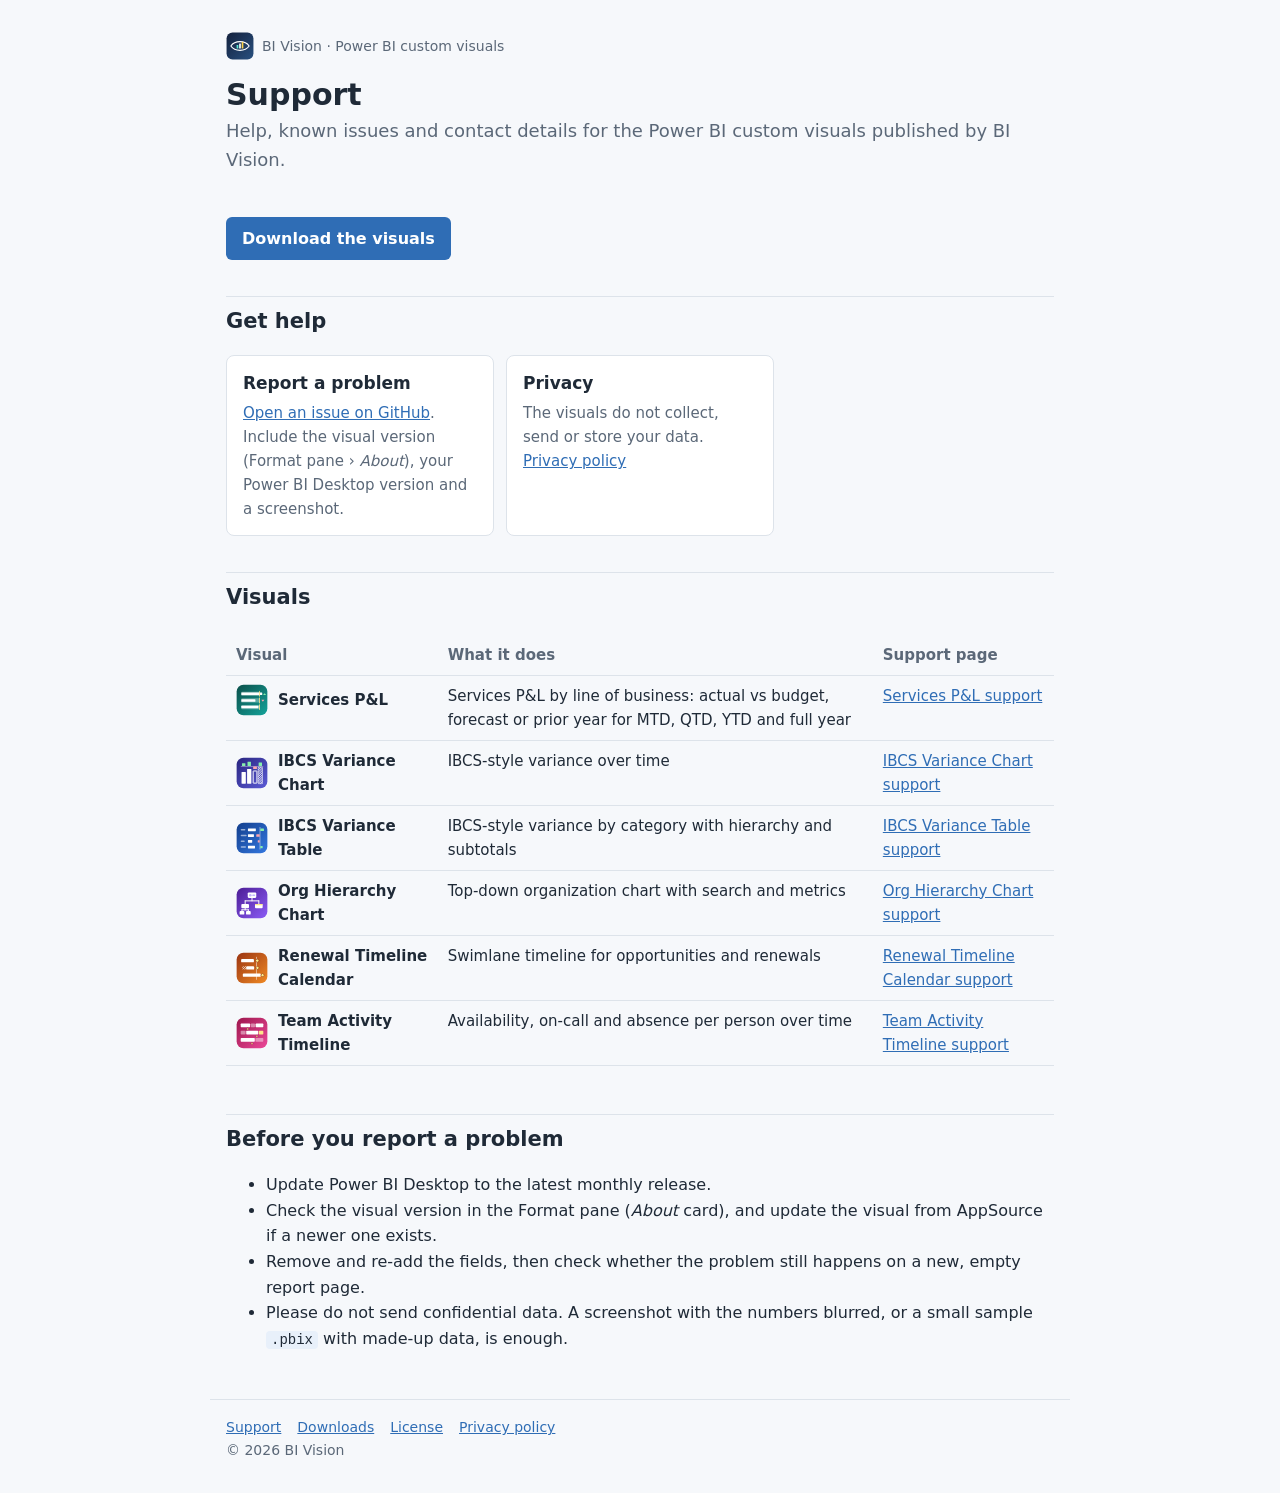
<file: index.html>
<!doctype html>
<html lang="en">
<head>
<meta charset="utf-8">
<meta name="viewport" content="width=device-width, initial-scale=1">
<title>Power BI Visuals Support</title>
<meta name="description" content="Support, documentation and privacy policy for Power BI custom visuals by BI Vision.">
<link rel="icon" type="image/png" href="img/favicon.png">
<link rel="stylesheet" href="style.css">
</head>
<body>
<header>
  <a class="brand" href="./"><img src="img/bi-vision.svg" alt="" width="28" height="28">BI Vision · Power BI custom visuals</a>
  <h1>Support</h1>
  <p class="lead">Help, known issues and contact details for the Power BI custom visuals published by BI Vision.</p>
</header>
<main>
  <p><a class="btn" href="downloads.html">Download the visuals</a></p>

  <h2>Get help</h2>
  <div class="cards">
    <div class="card">
      <h3>Report a problem</h3>
      <p><a href="https://github.com/kurminikhil3886-bit/powerbi-visuals-support/issues/new">Open an issue on GitHub</a>. Include the visual version (Format pane › <em>About</em>), your Power BI Desktop version and a screenshot.</p>
    </div>
    <div class="card">
      <h3>Privacy</h3>
      <p>The visuals do not collect, send or store your data. <a href="privacy.html">Privacy policy</a></p>
    </div>
  </div>

  <h2>Visuals</h2>
  <div class="table-wrap">
  <table>
    <thead><tr><th>Visual</th><th>What it does</th><th>Support page</th></tr></thead>
    <tbody>
      <tr><td><span class="vis"><img src="img/services-pnl.svg" alt="" width="32" height="32">Services P&amp;L</span></td><td>Services P&amp;L by line of business: actual vs budget, forecast or prior year for MTD, QTD, YTD and full year</td><td><a href="services-pnl/">Services P&amp;L support</a></td></tr>
      <tr><td><span class="vis"><img src="img/ibcs-variance-chart.svg" alt="" width="32" height="32">IBCS Variance Chart</span></td><td>IBCS-style variance over time</td><td><a href="ibcs-variance-chart/">IBCS Variance Chart support</a></td></tr>
      <tr><td><span class="vis"><img src="img/ibcs-variance-table.svg" alt="" width="32" height="32">IBCS Variance Table</span></td><td>IBCS-style variance by category with hierarchy and subtotals</td><td><a href="ibcs-variance-table/">IBCS Variance Table support</a></td></tr>
      <tr><td><span class="vis"><img src="img/org-hierarchy-chart.svg" alt="" width="32" height="32">Org Hierarchy Chart</span></td><td>Top-down organization chart with search and metrics</td><td><a href="org-hierarchy-chart/">Org Hierarchy Chart support</a></td></tr>
      <tr><td><span class="vis"><img src="img/renewal-timeline-calendar.svg" alt="" width="32" height="32">Renewal Timeline Calendar</span></td><td>Swimlane timeline for opportunities and renewals</td><td><a href="renewal-timeline-calendar/">Renewal Timeline Calendar support</a></td></tr>
      <tr><td><span class="vis"><img src="img/team-activity-timeline.svg" alt="" width="32" height="32">Team Activity Timeline</span></td><td>Availability, on-call and absence per person over time</td><td><a href="team-activity-timeline/">Team Activity Timeline support</a></td></tr>
    </tbody>
  </table>
  </div>

  <h2>Before you report a problem</h2>
  <ul>
    <li>Update Power BI Desktop to the latest monthly release.</li>
    <li>Check the visual version in the Format pane (<em>About</em> card), and update the visual from AppSource if a newer one exists.</li>
    <li>Remove and re-add the fields, then check whether the problem still happens on a new, empty report page.</li>
    <li>Please do not send confidential data. A screenshot with the numbers blurred, or a small sample <code>.pbix</code> with made-up data, is enough.</li>
  </ul>
</main>
<footer>
  <a href="./">Support</a><a href="downloads.html">Downloads</a><a href="license.html">License</a><a href="privacy.html">Privacy policy</a>
  <div>© 2026 BI Vision</div>
</footer>
</body>
</html>
</file>
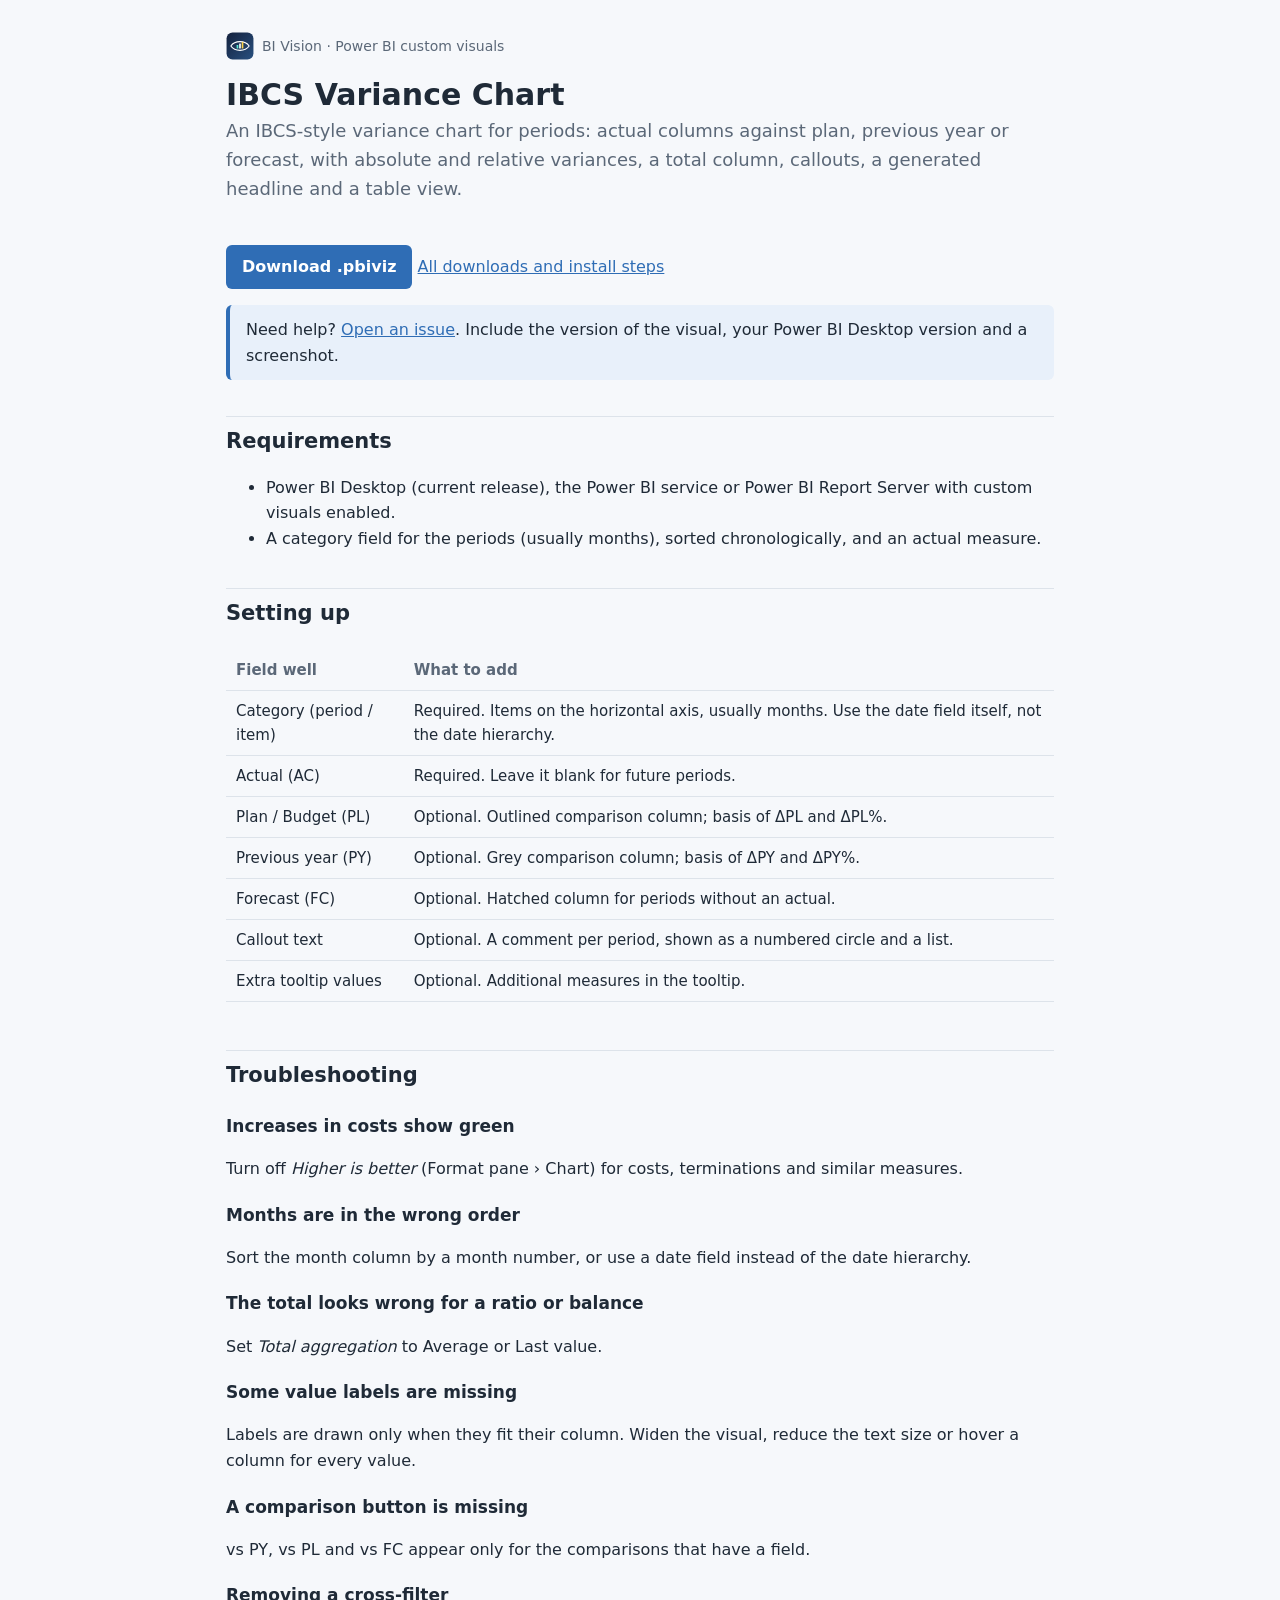
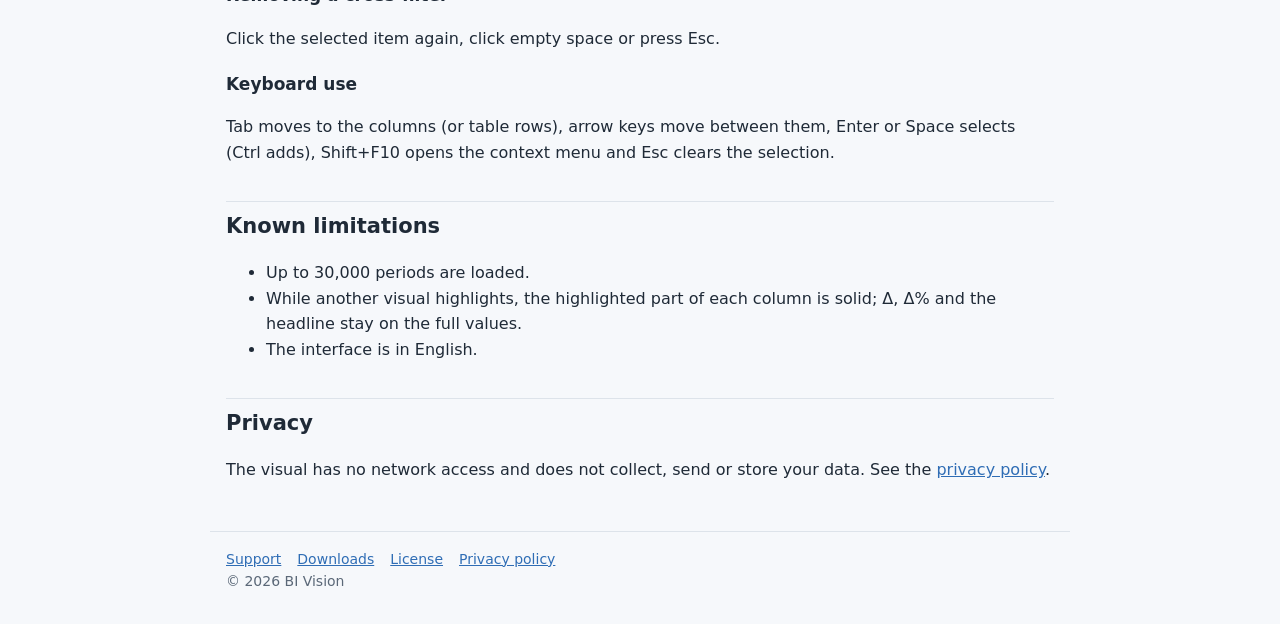
<file: ibcs-variance-chart/index.html>
<!doctype html>
<html lang="en">
<head>
<meta charset="utf-8">
<meta name="viewport" content="width=device-width, initial-scale=1">
<title>IBCS Variance Chart Support</title>
<meta name="description" content="Setup, troubleshooting and support for the IBCS Variance Chart custom visual for Power BI.">
<link rel="icon" type="image/png" href="../img/favicon.png">
<link rel="stylesheet" href="../style.css">
</head>
<body>
<header>
  <a class="brand" href="../"><img src="../img/bi-vision.svg" alt="" width="28" height="28">BI Vision · Power BI custom visuals</a>
  <h1>IBCS Variance Chart</h1>
  <p class="lead">An IBCS-style variance chart for periods: actual columns against plan, previous year or forecast, with absolute and relative variances, a total column, callouts, a generated headline and a table view.</p>
</header>
<main>
  <p><a class="btn" href="../downloads/IbcsVarianceChart.pbiviz" download>Download .pbiviz</a> <a href="../downloads.html">All downloads and install steps</a></p>
  <div class="callout">Need help? <a href="https://github.com/kurminikhil3886-bit/powerbi-visuals-support/issues/new?title=%5BIBCS%20Variance%20Chart%5D%20">Open an issue</a>. Include the version of the visual, your Power BI Desktop version and a screenshot.</div>

  <h2>Requirements</h2>
  <ul>
    <li>Power BI Desktop (current release), the Power BI service or Power BI Report Server with custom visuals enabled.</li>
    <li>A category field for the periods (usually months), sorted chronologically, and an actual measure.</li>
  </ul>

  <h2>Setting up</h2>
  <div class="table-wrap">
  <table>
    <thead><tr><th>Field well</th><th>What to add</th></tr></thead>
    <tbody>
      <tr><td>Category (period / item)</td><td>Required. Items on the horizontal axis, usually months. Use the date field itself, not the date hierarchy.</td></tr>
      <tr><td>Actual (AC)</td><td>Required. Leave it blank for future periods.</td></tr>
      <tr><td>Plan / Budget (PL)</td><td>Optional. Outlined comparison column; basis of ΔPL and ΔPL%.</td></tr>
      <tr><td>Previous year (PY)</td><td>Optional. Grey comparison column; basis of ΔPY and ΔPY%.</td></tr>
      <tr><td>Forecast (FC)</td><td>Optional. Hatched column for periods without an actual.</td></tr>
      <tr><td>Callout text</td><td>Optional. A comment per period, shown as a numbered circle and a list.</td></tr>
      <tr><td>Extra tooltip values</td><td>Optional. Additional measures in the tooltip.</td></tr>
    </tbody>
  </table>
  </div>

  <h2>Troubleshooting</h2>
  <h3>Increases in costs show green</h3>
  <p>Turn off <em>Higher is better</em> (Format pane › Chart) for costs, terminations and similar measures.</p>
  <h3>Months are in the wrong order</h3>
  <p>Sort the month column by a month number, or use a date field instead of the date hierarchy.</p>
  <h3>The total looks wrong for a ratio or balance</h3>
  <p>Set <em>Total aggregation</em> to Average or Last value.</p>
  <h3>Some value labels are missing</h3>
  <p>Labels are drawn only when they fit their column. Widen the visual, reduce the text size or hover a column for every value.</p>
  <h3>A comparison button is missing</h3>
  <p>vs PY, vs PL and vs FC appear only for the comparisons that have a field.</p>
  <h3>Removing a cross-filter</h3>
  <p>Click the selected item again, click empty space or press Esc.</p>
  <h3>Keyboard use</h3>
  <p>Tab moves to the columns (or table rows), arrow keys move between them, Enter or Space selects (Ctrl adds), Shift+F10 opens the context menu and Esc clears the selection.</p>

  <h2>Known limitations</h2>
  <ul>
    <li>Up to 30,000 periods are loaded.</li>
    <li>While another visual highlights, the highlighted part of each column is solid; Δ, Δ% and the headline stay on the full values.</li>
    <li>The interface is in English.</li>
  </ul>

  <h2>Privacy</h2>
  <p>The visual has no network access and does not collect, send or store your data. See the <a href="../privacy.html">privacy policy</a>.</p>
</main>
<footer>
  <a href="../">Support</a><a href="../downloads.html">Downloads</a><a href="../license.html">License</a><a href="../privacy.html">Privacy policy</a>
  <div>© 2026 BI Vision</div>
</footer>
</body>
</html>
</file>
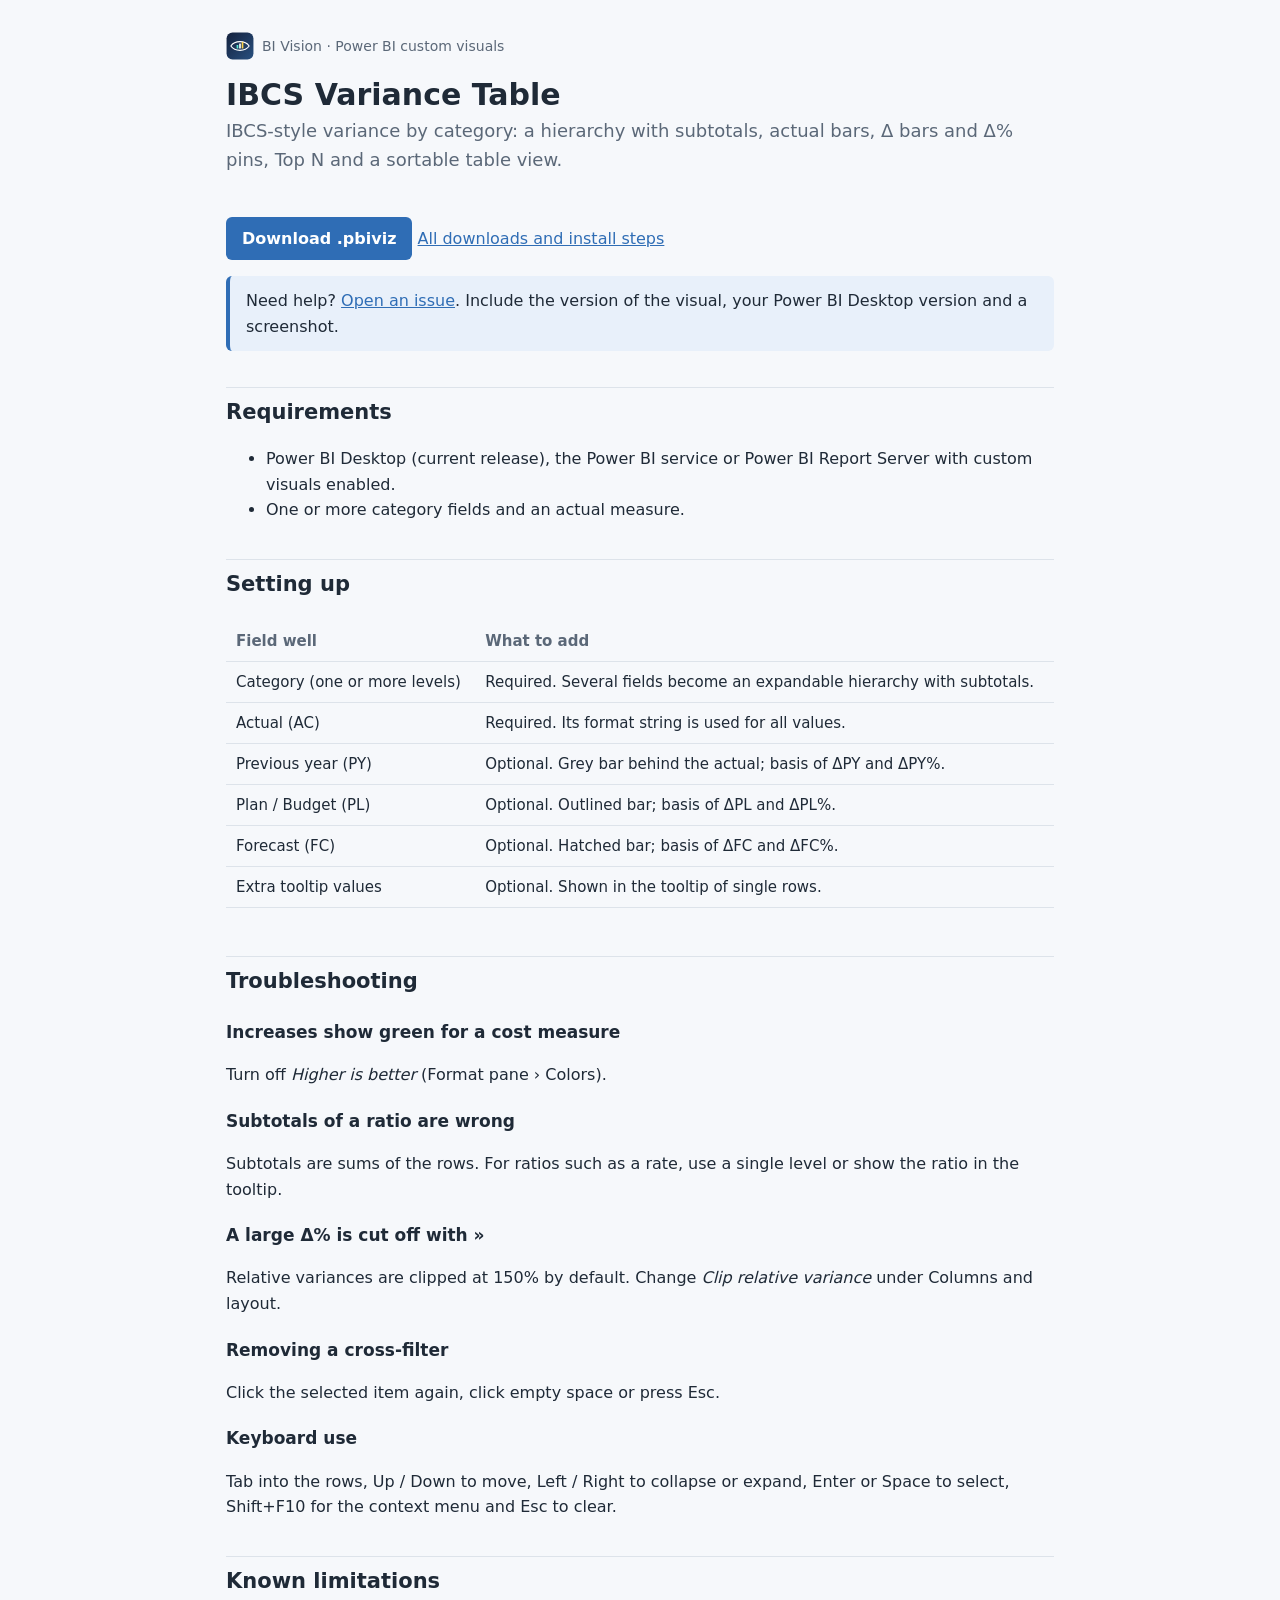
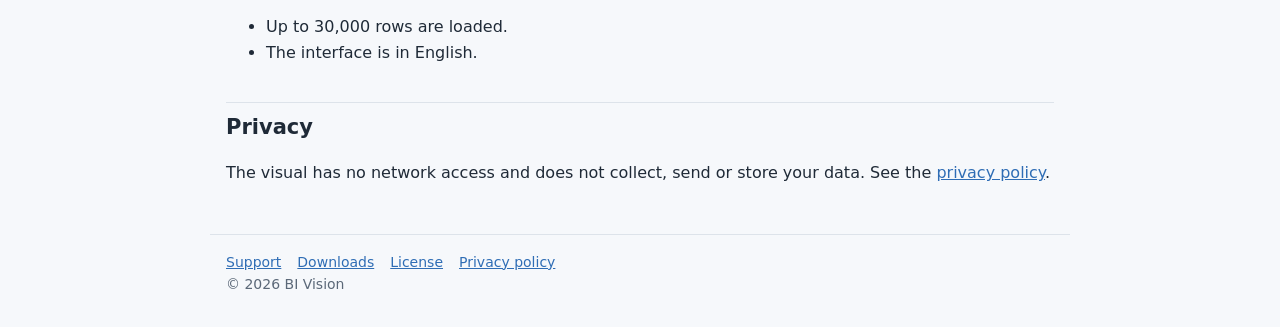
<file: ibcs-variance-table/index.html>
<!doctype html>
<html lang="en">
<head>
<meta charset="utf-8">
<meta name="viewport" content="width=device-width, initial-scale=1">
<title>IBCS Variance Table Support</title>
<meta name="description" content="Setup, troubleshooting and support for the IBCS Variance Table custom visual for Power BI.">
<link rel="icon" type="image/png" href="../img/favicon.png">
<link rel="stylesheet" href="../style.css">
</head>
<body>
<header>
  <a class="brand" href="../"><img src="../img/bi-vision.svg" alt="" width="28" height="28">BI Vision · Power BI custom visuals</a>
  <h1>IBCS Variance Table</h1>
  <p class="lead">IBCS-style variance by category: a hierarchy with subtotals, actual bars, Δ bars and Δ% pins, Top N and a sortable table view.</p>
</header>
<main>
  <p><a class="btn" href="../downloads/IbcsVarianceTable.pbiviz" download>Download .pbiviz</a> <a href="../downloads.html">All downloads and install steps</a></p>
  <div class="callout">Need help? <a href="https://github.com/kurminikhil3886-bit/powerbi-visuals-support/issues/new?title=%5BIBCS%20Variance%20Table%5D%20">Open an issue</a>. Include the version of the visual, your Power BI Desktop version and a screenshot.</div>

  <h2>Requirements</h2>
  <ul>
    <li>Power BI Desktop (current release), the Power BI service or Power BI Report Server with custom visuals enabled.</li>
    <li>One or more category fields and an actual measure.</li>
  </ul>

  <h2>Setting up</h2>
  <div class="table-wrap">
  <table>
    <thead><tr><th>Field well</th><th>What to add</th></tr></thead>
    <tbody>
      <tr><td>Category (one or more levels)</td><td>Required. Several fields become an expandable hierarchy with subtotals.</td></tr>
      <tr><td>Actual (AC)</td><td>Required. Its format string is used for all values.</td></tr>
      <tr><td>Previous year (PY)</td><td>Optional. Grey bar behind the actual; basis of ΔPY and ΔPY%.</td></tr>
      <tr><td>Plan / Budget (PL)</td><td>Optional. Outlined bar; basis of ΔPL and ΔPL%.</td></tr>
      <tr><td>Forecast (FC)</td><td>Optional. Hatched bar; basis of ΔFC and ΔFC%.</td></tr>
      <tr><td>Extra tooltip values</td><td>Optional. Shown in the tooltip of single rows.</td></tr>
    </tbody>
  </table>
  </div>

  <h2>Troubleshooting</h2>
  <h3>Increases show green for a cost measure</h3>
  <p>Turn off <em>Higher is better</em> (Format pane › Colors).</p>
  <h3>Subtotals of a ratio are wrong</h3>
  <p>Subtotals are sums of the rows. For ratios such as a rate, use a single level or show the ratio in the tooltip.</p>
  <h3>A large Δ% is cut off with »</h3>
  <p>Relative variances are clipped at 150% by default. Change <em>Clip relative variance</em> under Columns and layout.</p>
  <h3>Removing a cross-filter</h3>
  <p>Click the selected item again, click empty space or press Esc.</p>
  <h3>Keyboard use</h3>
  <p>Tab into the rows, Up / Down to move, Left / Right to collapse or expand, Enter or Space to select, Shift+F10 for the context menu and Esc to clear.</p>

  <h2>Known limitations</h2>
  <ul>
    <li>Up to 30,000 rows are loaded.</li>
    <li>The interface is in English.</li>
  </ul>

  <h2>Privacy</h2>
  <p>The visual has no network access and does not collect, send or store your data. See the <a href="../privacy.html">privacy policy</a>.</p>
</main>
<footer>
  <a href="../">Support</a><a href="../downloads.html">Downloads</a><a href="../license.html">License</a><a href="../privacy.html">Privacy policy</a>
  <div>© 2026 BI Vision</div>
</footer>
</body>
</html>
</file>
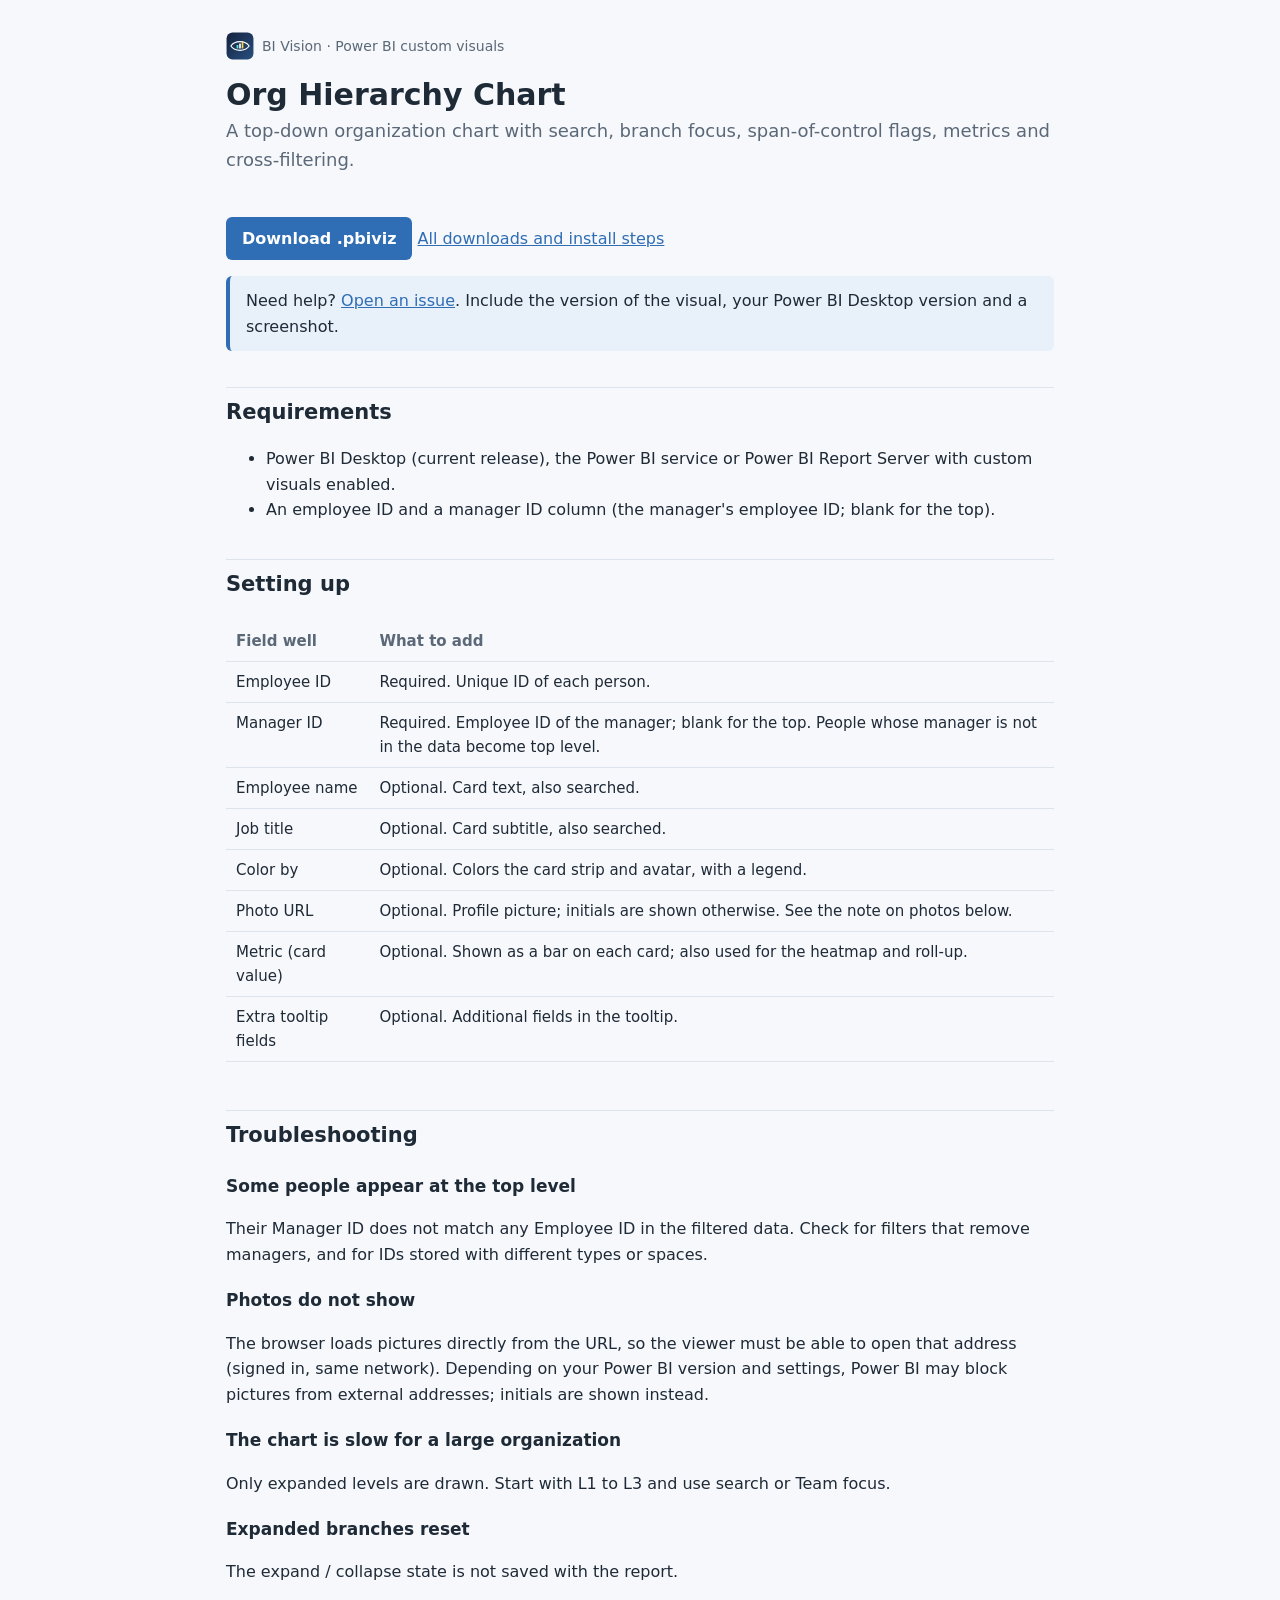
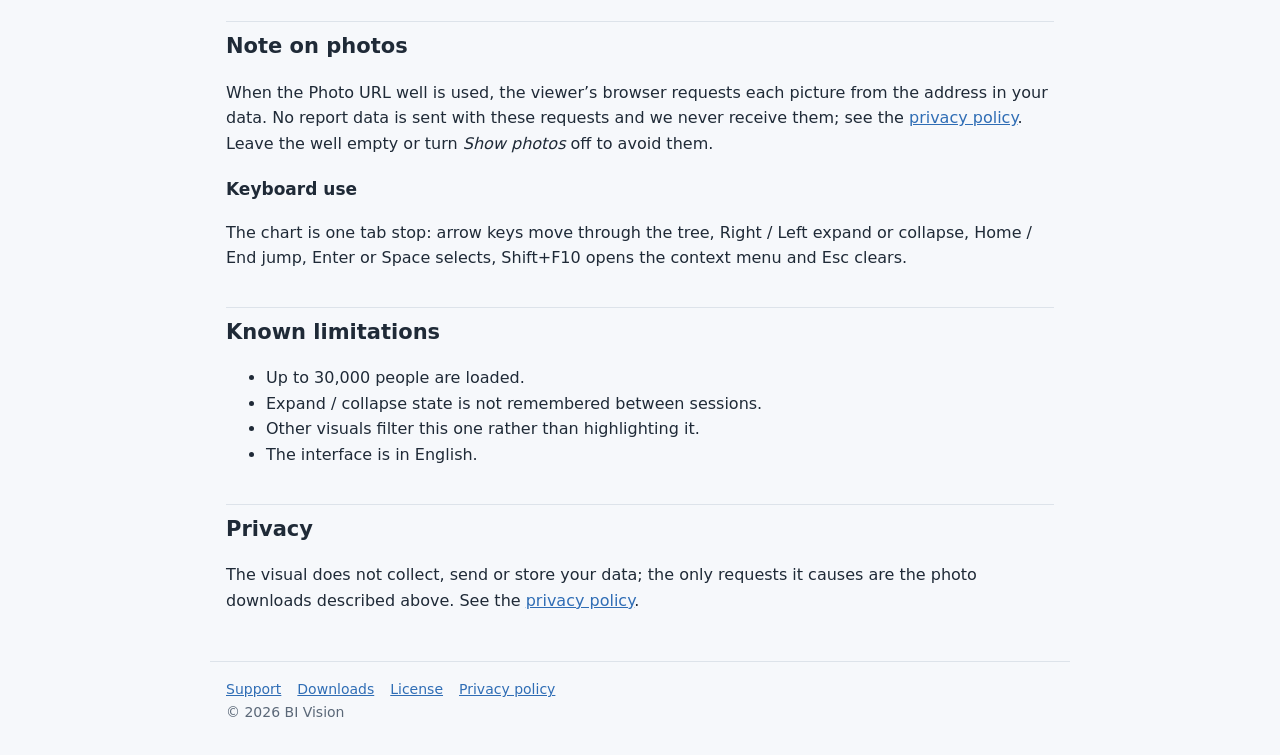
<file: org-hierarchy-chart/index.html>
<!doctype html>
<html lang="en">
<head>
<meta charset="utf-8">
<meta name="viewport" content="width=device-width, initial-scale=1">
<title>Org Hierarchy Chart Support</title>
<meta name="description" content="Setup, troubleshooting and support for the Org Hierarchy Chart custom visual for Power BI.">
<link rel="icon" type="image/png" href="../img/favicon.png">
<link rel="stylesheet" href="../style.css">
</head>
<body>
<header>
  <a class="brand" href="../"><img src="../img/bi-vision.svg" alt="" width="28" height="28">BI Vision · Power BI custom visuals</a>
  <h1>Org Hierarchy Chart</h1>
  <p class="lead">A top-down organization chart with search, branch focus, span-of-control flags, metrics and cross-filtering.</p>
</header>
<main>
  <p><a class="btn" href="../downloads/OrgHierarchyChart.pbiviz" download>Download .pbiviz</a> <a href="../downloads.html">All downloads and install steps</a></p>
  <div class="callout">Need help? <a href="https://github.com/kurminikhil3886-bit/powerbi-visuals-support/issues/new?title=%5BOrg%20Hierarchy%20Chart%5D%20">Open an issue</a>. Include the version of the visual, your Power BI Desktop version and a screenshot.</div>

  <h2>Requirements</h2>
  <ul>
    <li>Power BI Desktop (current release), the Power BI service or Power BI Report Server with custom visuals enabled.</li>
    <li>An employee ID and a manager ID column (the manager&#x27;s employee ID; blank for the top).</li>
  </ul>

  <h2>Setting up</h2>
  <div class="table-wrap">
  <table>
    <thead><tr><th>Field well</th><th>What to add</th></tr></thead>
    <tbody>
      <tr><td>Employee ID</td><td>Required. Unique ID of each person.</td></tr>
      <tr><td>Manager ID</td><td>Required. Employee ID of the manager; blank for the top. People whose manager is not in the data become top level.</td></tr>
      <tr><td>Employee name</td><td>Optional. Card text, also searched.</td></tr>
      <tr><td>Job title</td><td>Optional. Card subtitle, also searched.</td></tr>
      <tr><td>Color by</td><td>Optional. Colors the card strip and avatar, with a legend.</td></tr>
      <tr><td>Photo URL</td><td>Optional. Profile picture; initials are shown otherwise. See the note on photos below.</td></tr>
      <tr><td>Metric (card value)</td><td>Optional. Shown as a bar on each card; also used for the heatmap and roll-up.</td></tr>
      <tr><td>Extra tooltip fields</td><td>Optional. Additional fields in the tooltip.</td></tr>
    </tbody>
  </table>
  </div>

  <h2>Troubleshooting</h2>
  <h3>Some people appear at the top level</h3>
  <p>Their Manager ID does not match any Employee ID in the filtered data. Check for filters that remove managers, and for IDs stored with different types or spaces.</p>
  <h3>Photos do not show</h3>
  <p>The browser loads pictures directly from the URL, so the viewer must be able to open that address (signed in, same network). Depending on your Power BI version and settings, Power BI may block pictures from external addresses; initials are shown instead.</p>
  <h3>The chart is slow for a large organization</h3>
  <p>Only expanded levels are drawn. Start with L1 to L3 and use search or Team focus.</p>
  <h3>Expanded branches reset</h3>
  <p>The expand / collapse state is not saved with the report.</p>
<h2>Note on photos</h2><p>When the Photo URL well is used, the viewer’s browser requests each picture from the address in your data. No report data is sent with these requests and we never receive them; see the <a href="../privacy.html#photos">privacy policy</a>. Leave the well empty or turn <em>Show photos</em> off to avoid them.</p>
  <h3>Keyboard use</h3>
  <p>The chart is one tab stop: arrow keys move through the tree, Right / Left expand or collapse, Home / End jump, Enter or Space selects, Shift+F10 opens the context menu and Esc clears.</p>

  <h2>Known limitations</h2>
  <ul>
    <li>Up to 30,000 people are loaded.</li>
    <li>Expand / collapse state is not remembered between sessions.</li>
    <li>Other visuals filter this one rather than highlighting it.</li>
    <li>The interface is in English.</li>
  </ul>

  <h2>Privacy</h2>
  <p>The visual does not collect, send or store your data; the only requests it causes are the photo downloads described above. See the <a href="../privacy.html">privacy policy</a>.</p>
</main>
<footer>
  <a href="../">Support</a><a href="../downloads.html">Downloads</a><a href="../license.html">License</a><a href="../privacy.html">Privacy policy</a>
  <div>© 2026 BI Vision</div>
</footer>
</body>
</html>
</file>
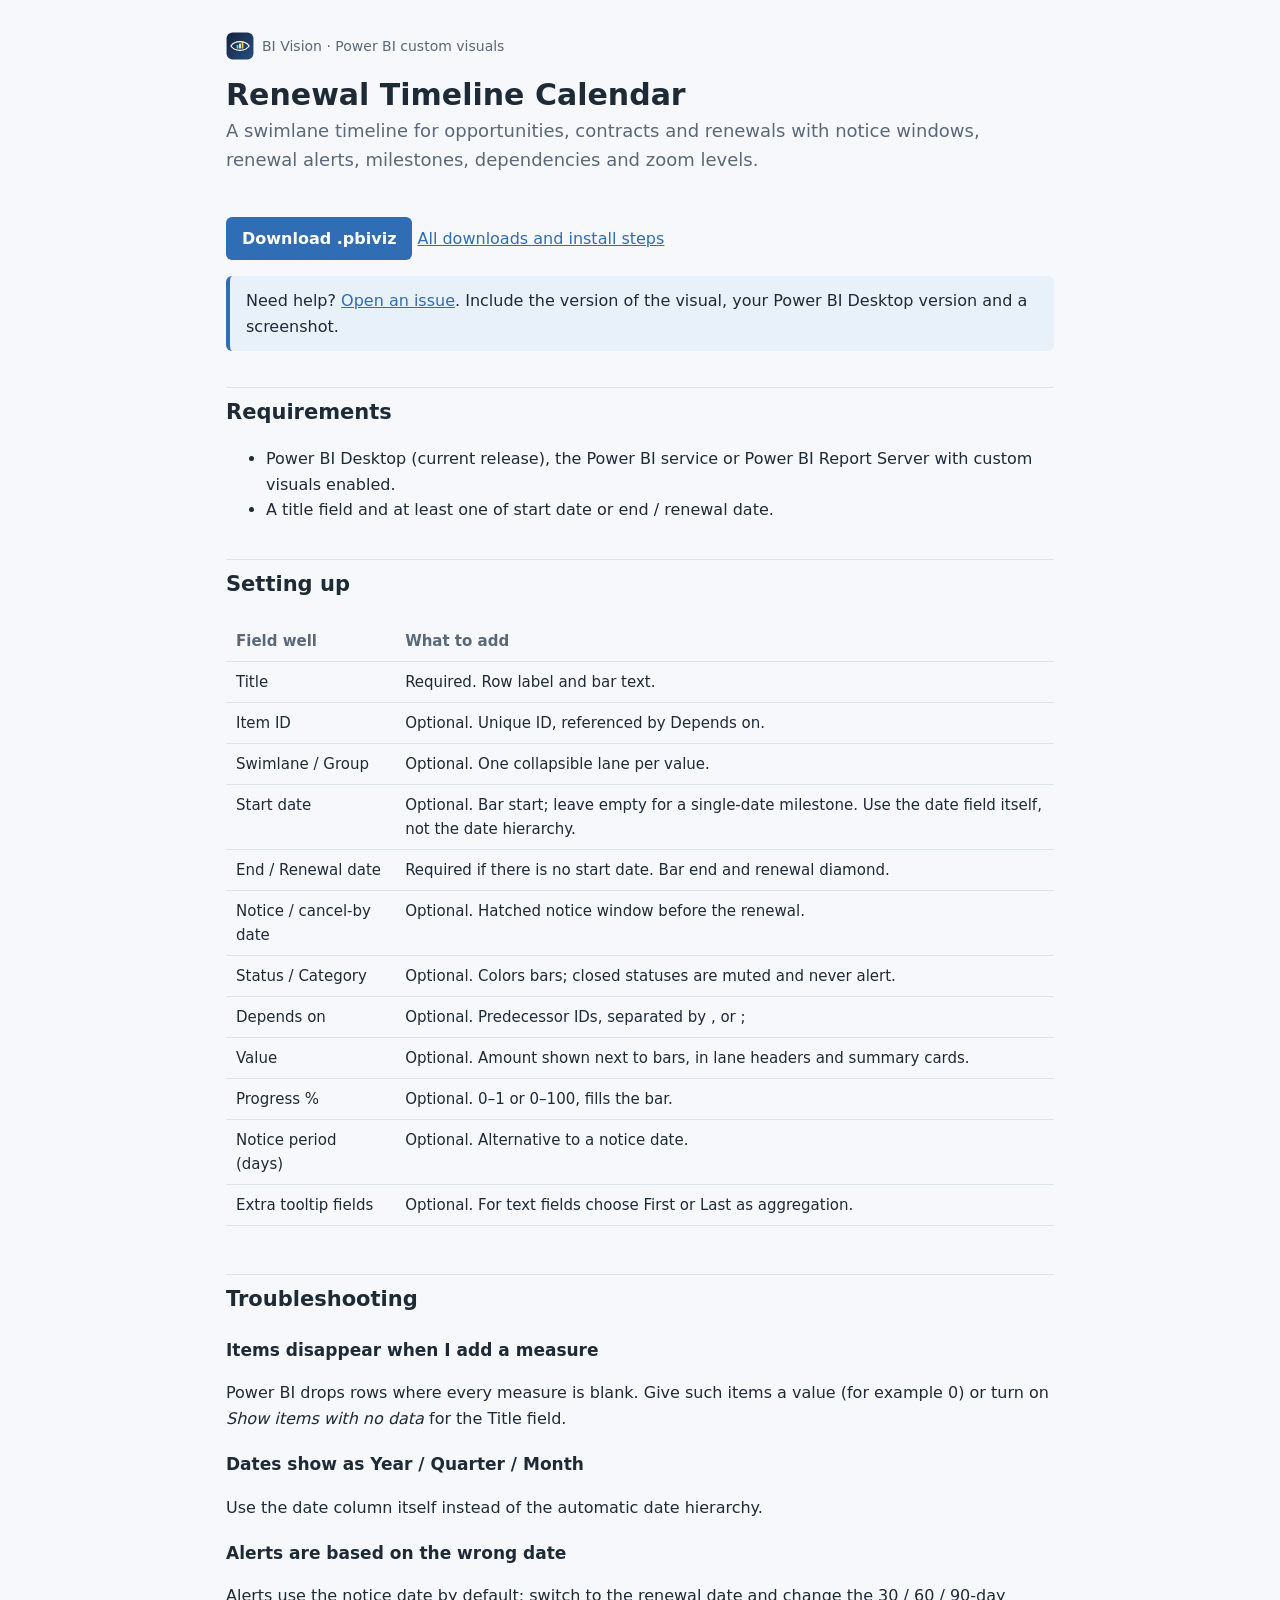
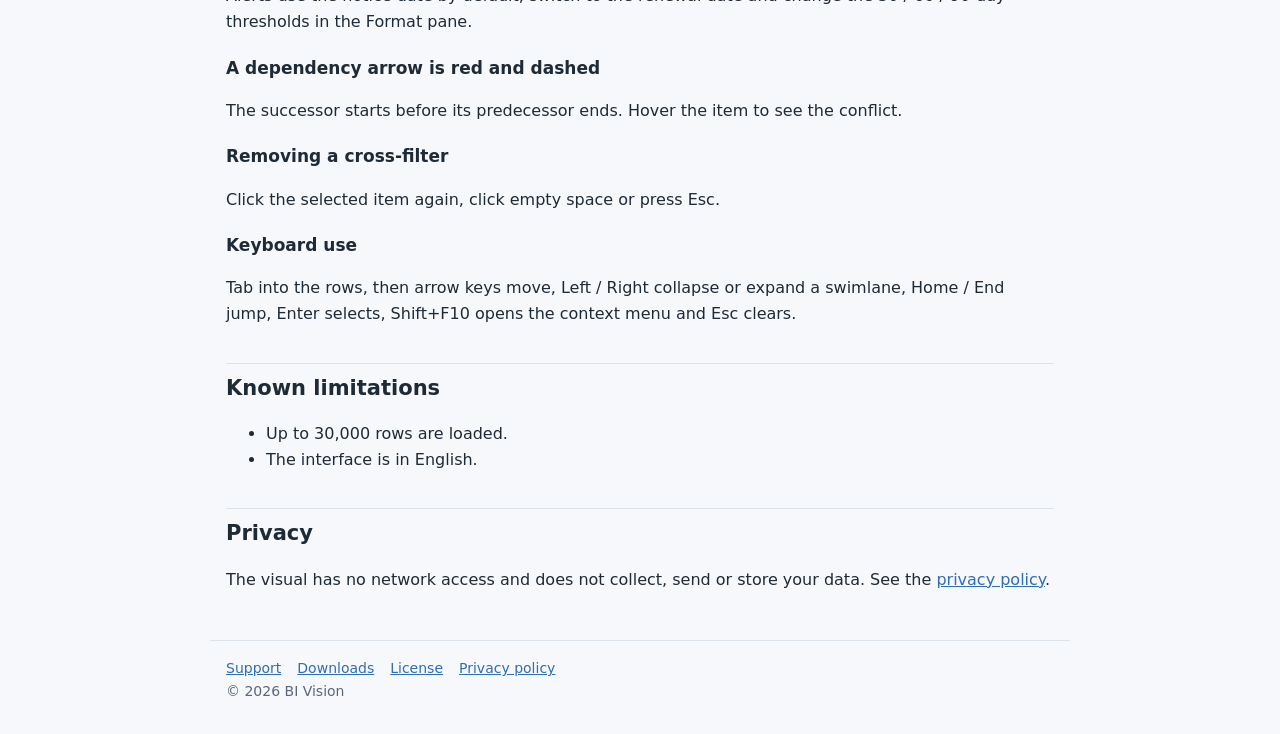
<file: renewal-timeline-calendar/index.html>
<!doctype html>
<html lang="en">
<head>
<meta charset="utf-8">
<meta name="viewport" content="width=device-width, initial-scale=1">
<title>Renewal Timeline Calendar Support</title>
<meta name="description" content="Setup, troubleshooting and support for the Renewal Timeline Calendar custom visual for Power BI.">
<link rel="icon" type="image/png" href="../img/favicon.png">
<link rel="stylesheet" href="../style.css">
</head>
<body>
<header>
  <a class="brand" href="../"><img src="../img/bi-vision.svg" alt="" width="28" height="28">BI Vision · Power BI custom visuals</a>
  <h1>Renewal Timeline Calendar</h1>
  <p class="lead">A swimlane timeline for opportunities, contracts and renewals with notice windows, renewal alerts, milestones, dependencies and zoom levels.</p>
</header>
<main>
  <p><a class="btn" href="../downloads/RenewalTimelineCalendar.pbiviz" download>Download .pbiviz</a> <a href="../downloads.html">All downloads and install steps</a></p>
  <div class="callout">Need help? <a href="https://github.com/kurminikhil3886-bit/powerbi-visuals-support/issues/new?title=%5BRenewal%20Timeline%20Calendar%5D%20">Open an issue</a>. Include the version of the visual, your Power BI Desktop version and a screenshot.</div>

  <h2>Requirements</h2>
  <ul>
    <li>Power BI Desktop (current release), the Power BI service or Power BI Report Server with custom visuals enabled.</li>
    <li>A title field and at least one of start date or end / renewal date.</li>
  </ul>

  <h2>Setting up</h2>
  <div class="table-wrap">
  <table>
    <thead><tr><th>Field well</th><th>What to add</th></tr></thead>
    <tbody>
      <tr><td>Title</td><td>Required. Row label and bar text.</td></tr>
      <tr><td>Item ID</td><td>Optional. Unique ID, referenced by Depends on.</td></tr>
      <tr><td>Swimlane / Group</td><td>Optional. One collapsible lane per value.</td></tr>
      <tr><td>Start date</td><td>Optional. Bar start; leave empty for a single-date milestone. Use the date field itself, not the date hierarchy.</td></tr>
      <tr><td>End / Renewal date</td><td>Required if there is no start date. Bar end and renewal diamond.</td></tr>
      <tr><td>Notice / cancel-by date</td><td>Optional. Hatched notice window before the renewal.</td></tr>
      <tr><td>Status / Category</td><td>Optional. Colors bars; closed statuses are muted and never alert.</td></tr>
      <tr><td>Depends on</td><td>Optional. Predecessor IDs, separated by , or ;</td></tr>
      <tr><td>Value</td><td>Optional. Amount shown next to bars, in lane headers and summary cards.</td></tr>
      <tr><td>Progress %</td><td>Optional. 0–1 or 0–100, fills the bar.</td></tr>
      <tr><td>Notice period (days)</td><td>Optional. Alternative to a notice date.</td></tr>
      <tr><td>Extra tooltip fields</td><td>Optional. For text fields choose First or Last as aggregation.</td></tr>
    </tbody>
  </table>
  </div>

  <h2>Troubleshooting</h2>
  <h3>Items disappear when I add a measure</h3>
  <p>Power BI drops rows where every measure is blank. Give such items a value (for example 0) or turn on <em>Show items with no data</em> for the Title field.</p>
  <h3>Dates show as Year / Quarter / Month</h3>
  <p>Use the date column itself instead of the automatic date hierarchy.</p>
  <h3>Alerts are based on the wrong date</h3>
  <p>Alerts use the notice date by default; switch to the renewal date and change the 30 / 60 / 90-day thresholds in the Format pane.</p>
  <h3>A dependency arrow is red and dashed</h3>
  <p>The successor starts before its predecessor ends. Hover the item to see the conflict.</p>
  <h3>Removing a cross-filter</h3>
  <p>Click the selected item again, click empty space or press Esc.</p>
  <h3>Keyboard use</h3>
  <p>Tab into the rows, then arrow keys move, Left / Right collapse or expand a swimlane, Home / End jump, Enter selects, Shift+F10 opens the context menu and Esc clears.</p>

  <h2>Known limitations</h2>
  <ul>
    <li>Up to 30,000 rows are loaded.</li>
    <li>The interface is in English.</li>
  </ul>

  <h2>Privacy</h2>
  <p>The visual has no network access and does not collect, send or store your data. See the <a href="../privacy.html">privacy policy</a>.</p>
</main>
<footer>
  <a href="../">Support</a><a href="../downloads.html">Downloads</a><a href="../license.html">License</a><a href="../privacy.html">Privacy policy</a>
  <div>© 2026 BI Vision</div>
</footer>
</body>
</html>
</file>
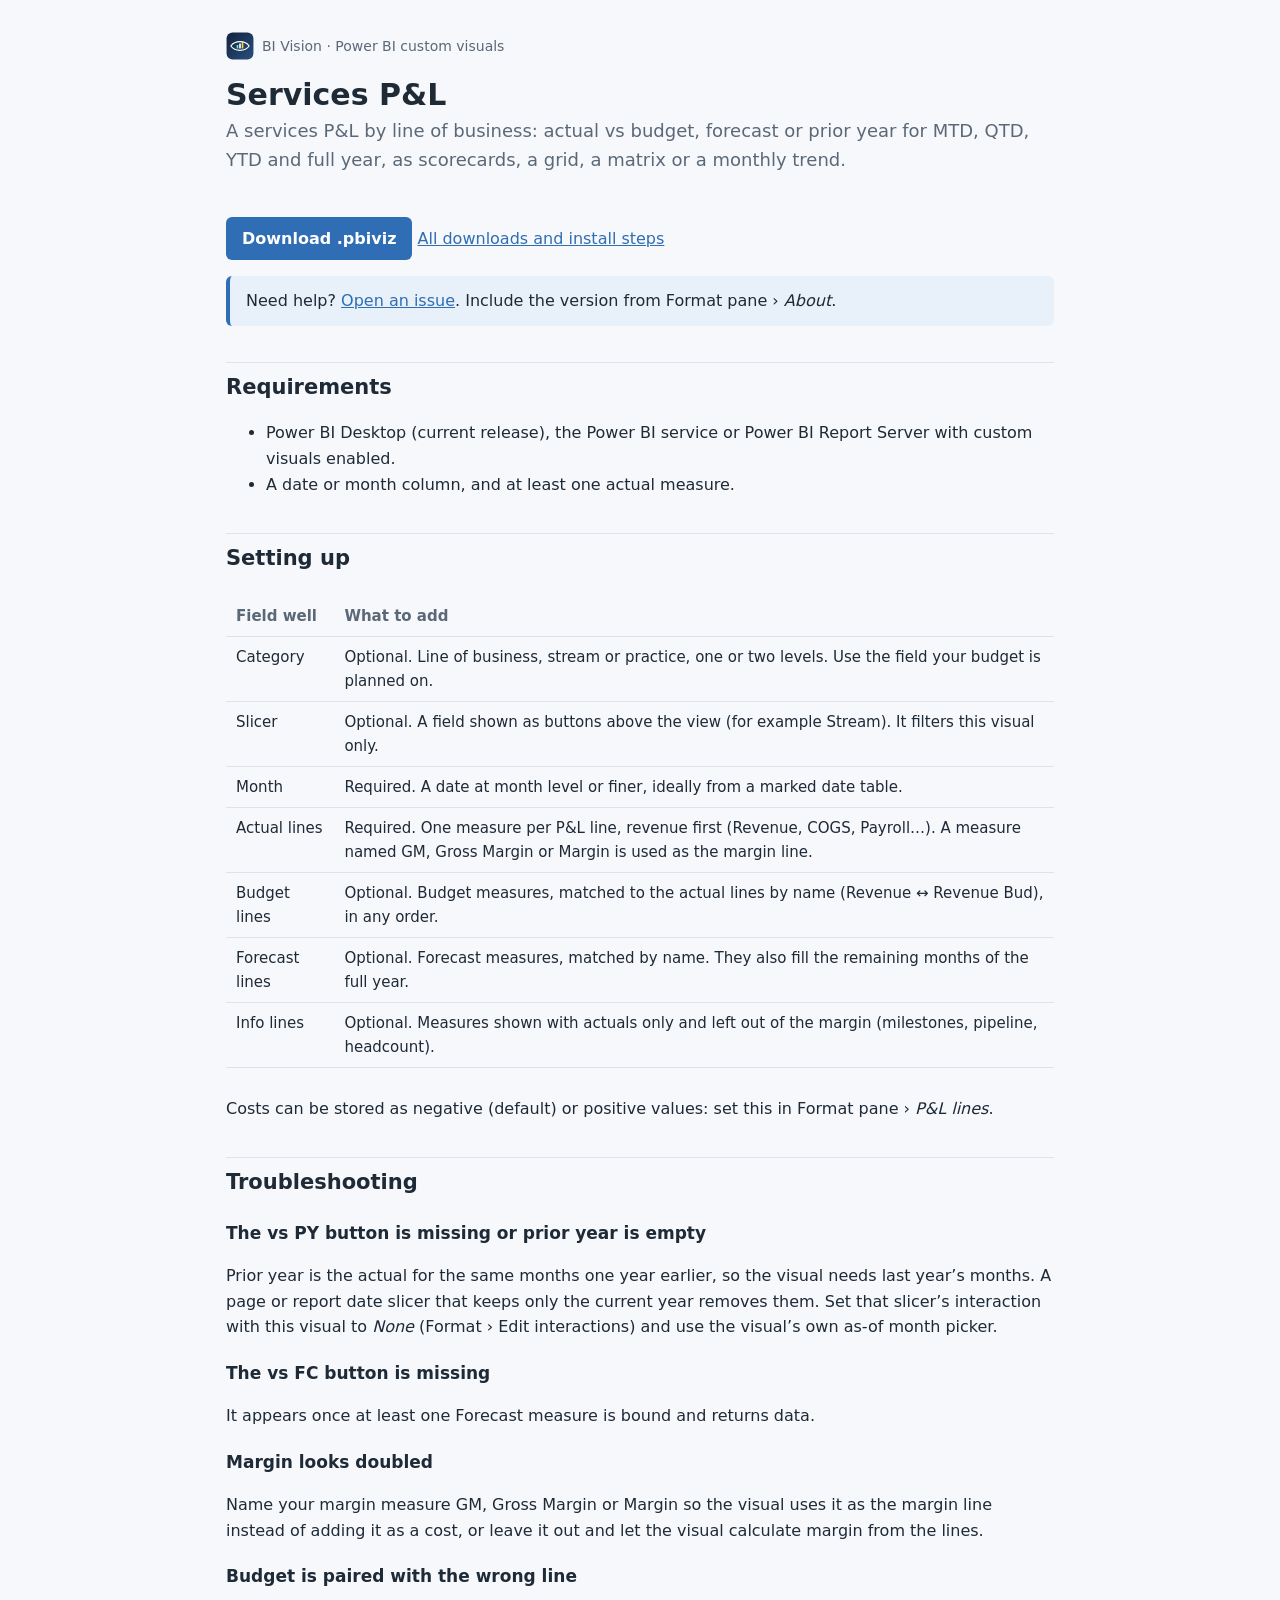
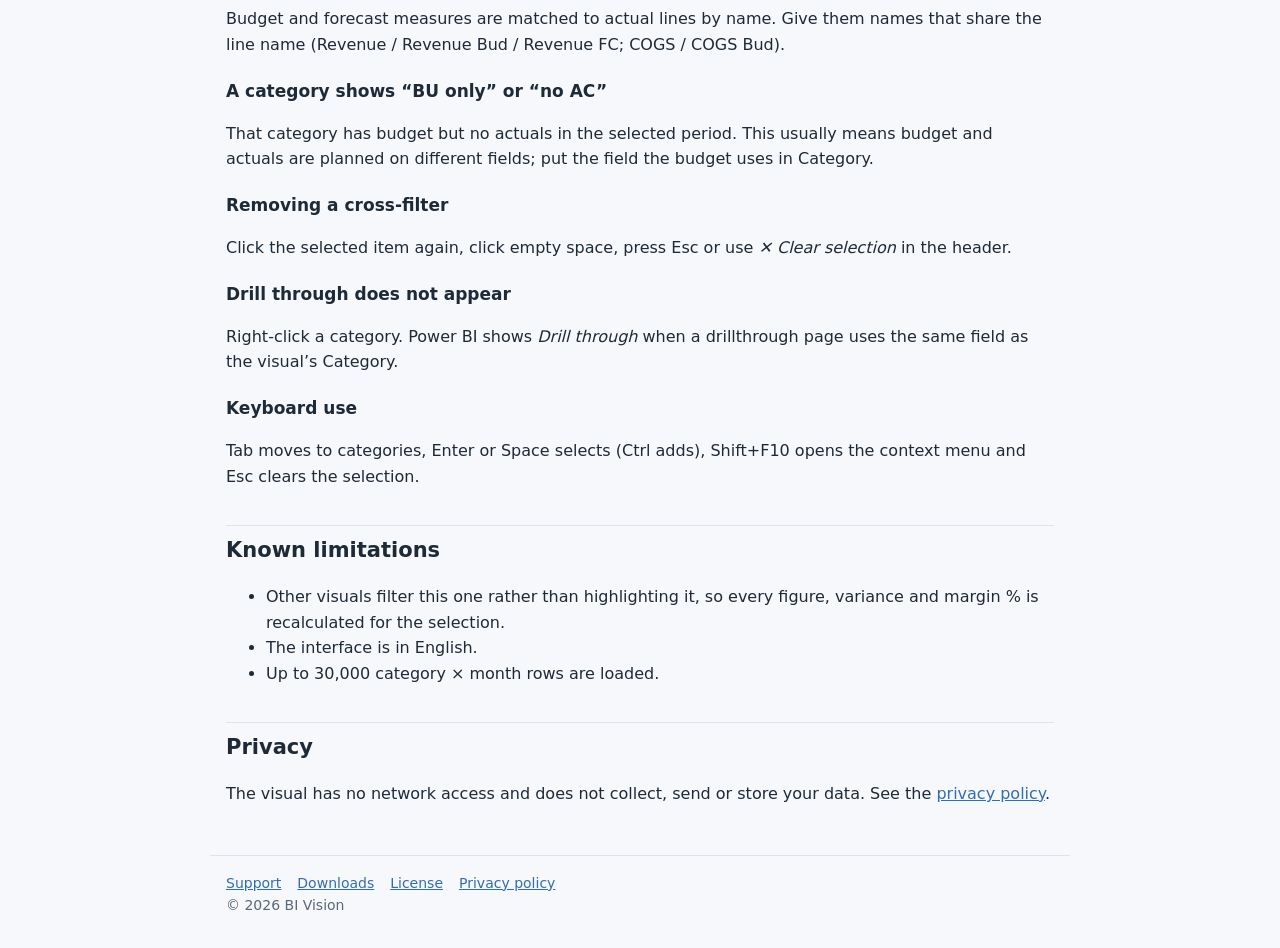
<file: services-pnl/index.html>
<!doctype html>
<html lang="en">
<head>
<meta charset="utf-8">
<meta name="viewport" content="width=device-width, initial-scale=1">
<title>Services P&amp;L Support</title>
<meta name="description" content="Setup, troubleshooting and support for the Services P&amp;L custom visual for Power BI.">
<link rel="icon" type="image/png" href="../img/favicon.png">
<link rel="stylesheet" href="../style.css">
</head>
<body>
<header>
  <a class="brand" href="../"><img src="../img/bi-vision.svg" alt="" width="28" height="28">BI Vision · Power BI custom visuals</a>
  <h1>Services P&amp;L</h1>
  <p class="lead">A services P&amp;L by line of business: actual vs budget, forecast or prior year for MTD, QTD, YTD and full year, as scorecards, a grid, a matrix or a monthly trend.</p>
</header>
<main>
  <p><a class="btn" href="../downloads/ServicesPnL.pbiviz" download>Download .pbiviz</a> <a href="../downloads.html">All downloads and install steps</a></p>
  <div class="callout">Need help? <a href="https://github.com/kurminikhil3886-bit/powerbi-visuals-support/issues/new?title=%5BServices%20P%26L%5D%20">Open an issue</a>. Include the version from Format pane › <em>About</em>.</div>

  <h2>Requirements</h2>
  <ul>
    <li>Power BI Desktop (current release), the Power BI service or Power BI Report Server with custom visuals enabled.</li>
    <li>A date or month column, and at least one actual measure.</li>
  </ul>

  <h2>Setting up</h2>
  <div class="table-wrap">
  <table>
    <thead><tr><th>Field well</th><th>What to add</th></tr></thead>
    <tbody>
      <tr><td>Category</td><td>Optional. Line of business, stream or practice, one or two levels. Use the field your budget is planned on.</td></tr>
      <tr><td>Slicer</td><td>Optional. A field shown as buttons above the view (for example Stream). It filters this visual only.</td></tr>
      <tr><td>Month</td><td>Required. A date at month level or finer, ideally from a marked date table.</td></tr>
      <tr><td>Actual lines</td><td>Required. One measure per P&amp;L line, revenue first (Revenue, COGS, Payroll…). A measure named GM, Gross Margin or Margin is used as the margin line.</td></tr>
      <tr><td>Budget lines</td><td>Optional. Budget measures, matched to the actual lines by name (Revenue ↔ Revenue Bud), in any order.</td></tr>
      <tr><td>Forecast lines</td><td>Optional. Forecast measures, matched by name. They also fill the remaining months of the full year.</td></tr>
      <tr><td>Info lines</td><td>Optional. Measures shown with actuals only and left out of the margin (milestones, pipeline, headcount).</td></tr>
    </tbody>
  </table>
  </div>
  <p>Costs can be stored as negative (default) or positive values: set this in Format pane › <em>P&amp;L lines</em>.</p>

  <h2>Troubleshooting</h2>
  <h3>The vs PY button is missing or prior year is empty</h3>
  <p>Prior year is the actual for the same months one year earlier, so the visual needs last year’s months. A page or report date slicer that keeps only the current year removes them. Set that slicer’s interaction with this visual to <em>None</em> (Format › Edit interactions) and use the visual’s own as-of month picker.</p>
  <h3>The vs FC button is missing</h3>
  <p>It appears once at least one Forecast measure is bound and returns data.</p>
  <h3>Margin looks doubled</h3>
  <p>Name your margin measure GM, Gross Margin or Margin so the visual uses it as the margin line instead of adding it as a cost, or leave it out and let the visual calculate margin from the lines.</p>
  <h3>Budget is paired with the wrong line</h3>
  <p>Budget and forecast measures are matched to actual lines by name. Give them names that share the line name (Revenue / Revenue Bud / Revenue FC; COGS / COGS Bud).</p>
  <h3>A category shows “BU only” or “no AC”</h3>
  <p>That category has budget but no actuals in the selected period. This usually means budget and actuals are planned on different fields; put the field the budget uses in Category.</p>
  <h3>Removing a cross-filter</h3>
  <p>Click the selected item again, click empty space, press Esc or use <em>✕ Clear selection</em> in the header.</p>
  <h3>Drill through does not appear</h3>
  <p>Right-click a category. Power BI shows <em>Drill through</em> when a drillthrough page uses the same field as the visual’s Category.</p>
  <h3>Keyboard use</h3>
  <p>Tab moves to categories, Enter or Space selects (Ctrl adds), Shift+F10 opens the context menu and Esc clears the selection.</p>

  <h2>Known limitations</h2>
  <ul>
    <li>Other visuals filter this one rather than highlighting it, so every figure, variance and margin % is recalculated for the selection.</li>
    <li>The interface is in English.</li>
    <li>Up to 30,000 category × month rows are loaded.</li>
  </ul>

  <h2>Privacy</h2>
  <p>The visual has no network access and does not collect, send or store your data. See the <a href="../privacy.html">privacy policy</a>.</p>
</main>
<footer>
  <a href="../">Support</a><a href="../downloads.html">Downloads</a><a href="../license.html">License</a><a href="../privacy.html">Privacy policy</a>
  <div>© 2026 BI Vision</div>
</footer>
</body>
</html>
</file>
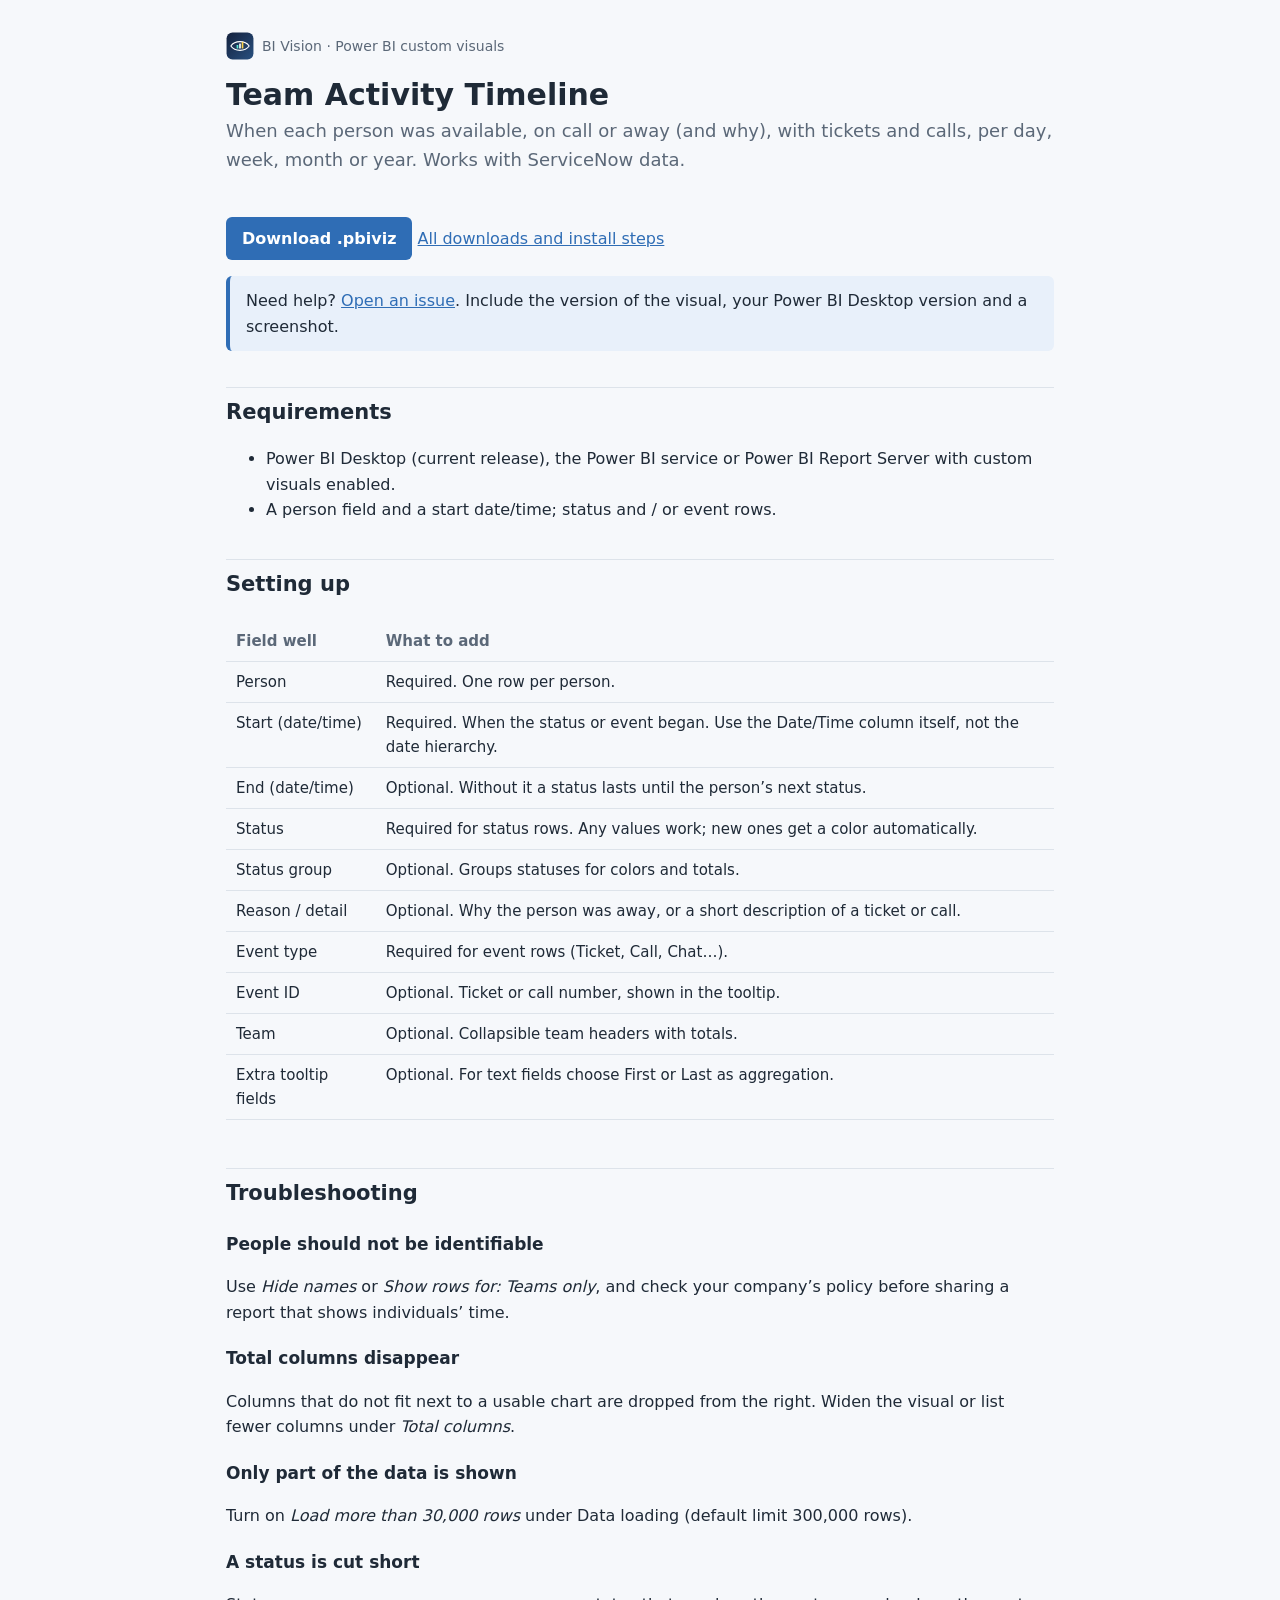
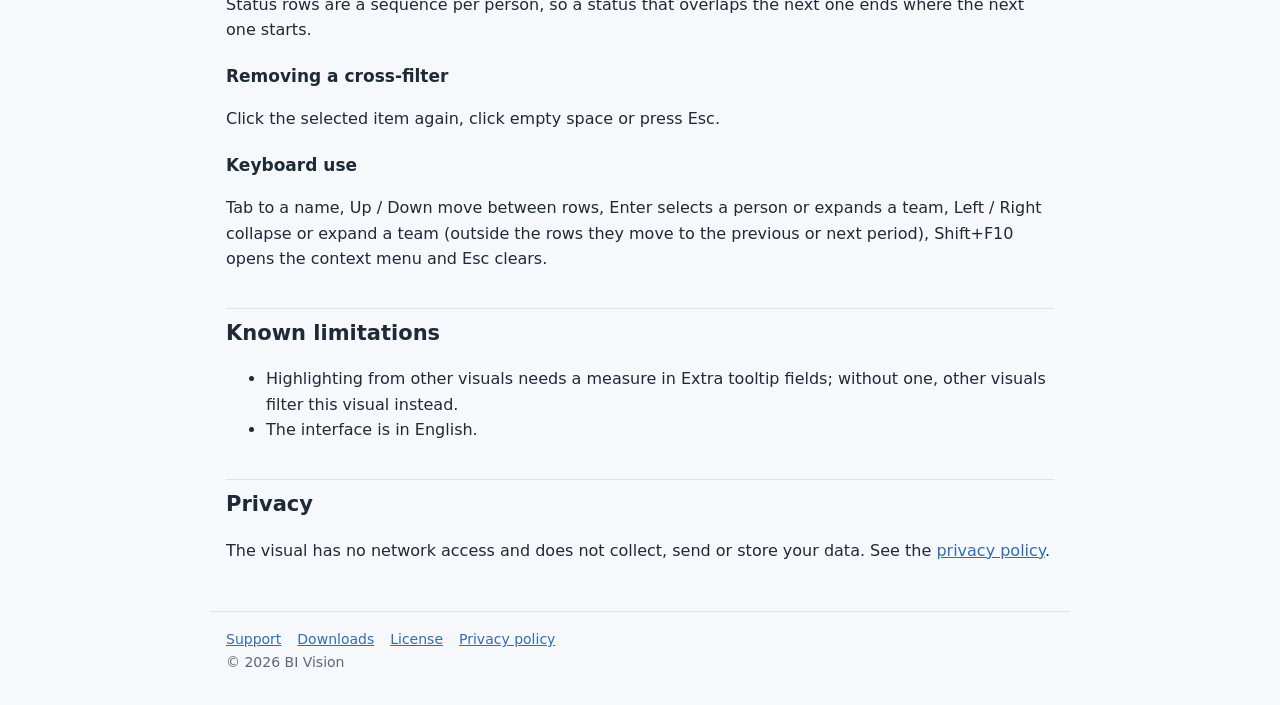
<file: team-activity-timeline/index.html>
<!doctype html>
<html lang="en">
<head>
<meta charset="utf-8">
<meta name="viewport" content="width=device-width, initial-scale=1">
<title>Team Activity Timeline Support</title>
<meta name="description" content="Setup, troubleshooting and support for the Team Activity Timeline custom visual for Power BI.">
<link rel="icon" type="image/png" href="../img/favicon.png">
<link rel="stylesheet" href="../style.css">
</head>
<body>
<header>
  <a class="brand" href="../"><img src="../img/bi-vision.svg" alt="" width="28" height="28">BI Vision · Power BI custom visuals</a>
  <h1>Team Activity Timeline</h1>
  <p class="lead">When each person was available, on call or away (and why), with tickets and calls, per day, week, month or year. Works with ServiceNow data.</p>
</header>
<main>
  <p><a class="btn" href="../downloads/TeamActivityTimeline.pbiviz" download>Download .pbiviz</a> <a href="../downloads.html">All downloads and install steps</a></p>
  <div class="callout">Need help? <a href="https://github.com/kurminikhil3886-bit/powerbi-visuals-support/issues/new?title=%5BTeam%20Activity%20Timeline%5D%20">Open an issue</a>. Include the version of the visual, your Power BI Desktop version and a screenshot.</div>

  <h2>Requirements</h2>
  <ul>
    <li>Power BI Desktop (current release), the Power BI service or Power BI Report Server with custom visuals enabled.</li>
    <li>A person field and a start date/time; status and / or event rows.</li>
  </ul>

  <h2>Setting up</h2>
  <div class="table-wrap">
  <table>
    <thead><tr><th>Field well</th><th>What to add</th></tr></thead>
    <tbody>
      <tr><td>Person</td><td>Required. One row per person.</td></tr>
      <tr><td>Start (date/time)</td><td>Required. When the status or event began. Use the Date/Time column itself, not the date hierarchy.</td></tr>
      <tr><td>End (date/time)</td><td>Optional. Without it a status lasts until the person’s next status.</td></tr>
      <tr><td>Status</td><td>Required for status rows. Any values work; new ones get a color automatically.</td></tr>
      <tr><td>Status group</td><td>Optional. Groups statuses for colors and totals.</td></tr>
      <tr><td>Reason / detail</td><td>Optional. Why the person was away, or a short description of a ticket or call.</td></tr>
      <tr><td>Event type</td><td>Required for event rows (Ticket, Call, Chat…).</td></tr>
      <tr><td>Event ID</td><td>Optional. Ticket or call number, shown in the tooltip.</td></tr>
      <tr><td>Team</td><td>Optional. Collapsible team headers with totals.</td></tr>
      <tr><td>Extra tooltip fields</td><td>Optional. For text fields choose First or Last as aggregation.</td></tr>
    </tbody>
  </table>
  </div>

  <h2>Troubleshooting</h2>
  <h3>People should not be identifiable</h3>
  <p>Use <em>Hide names</em> or <em>Show rows for: Teams only</em>, and check your company’s policy before sharing a report that shows individuals’ time.</p>
  <h3>Total columns disappear</h3>
  <p>Columns that do not fit next to a usable chart are dropped from the right. Widen the visual or list fewer columns under <em>Total columns</em>.</p>
  <h3>Only part of the data is shown</h3>
  <p>Turn on <em>Load more than 30,000 rows</em> under Data loading (default limit 300,000 rows).</p>
  <h3>A status is cut short</h3>
  <p>Status rows are a sequence per person, so a status that overlaps the next one ends where the next one starts.</p>
  <h3>Removing a cross-filter</h3>
  <p>Click the selected item again, click empty space or press Esc.</p>
  <h3>Keyboard use</h3>
  <p>Tab to a name, Up / Down move between rows, Enter selects a person or expands a team, Left / Right collapse or expand a team (outside the rows they move to the previous or next period), Shift+F10 opens the context menu and Esc clears.</p>

  <h2>Known limitations</h2>
  <ul>
    <li>Highlighting from other visuals needs a measure in Extra tooltip fields; without one, other visuals filter this visual instead.</li>
    <li>The interface is in English.</li>
  </ul>

  <h2>Privacy</h2>
  <p>The visual has no network access and does not collect, send or store your data. See the <a href="../privacy.html">privacy policy</a>.</p>
</main>
<footer>
  <a href="../">Support</a><a href="../downloads.html">Downloads</a><a href="../license.html">License</a><a href="../privacy.html">Privacy policy</a>
  <div>© 2026 BI Vision</div>
</footer>
</body>
</html>
</file>
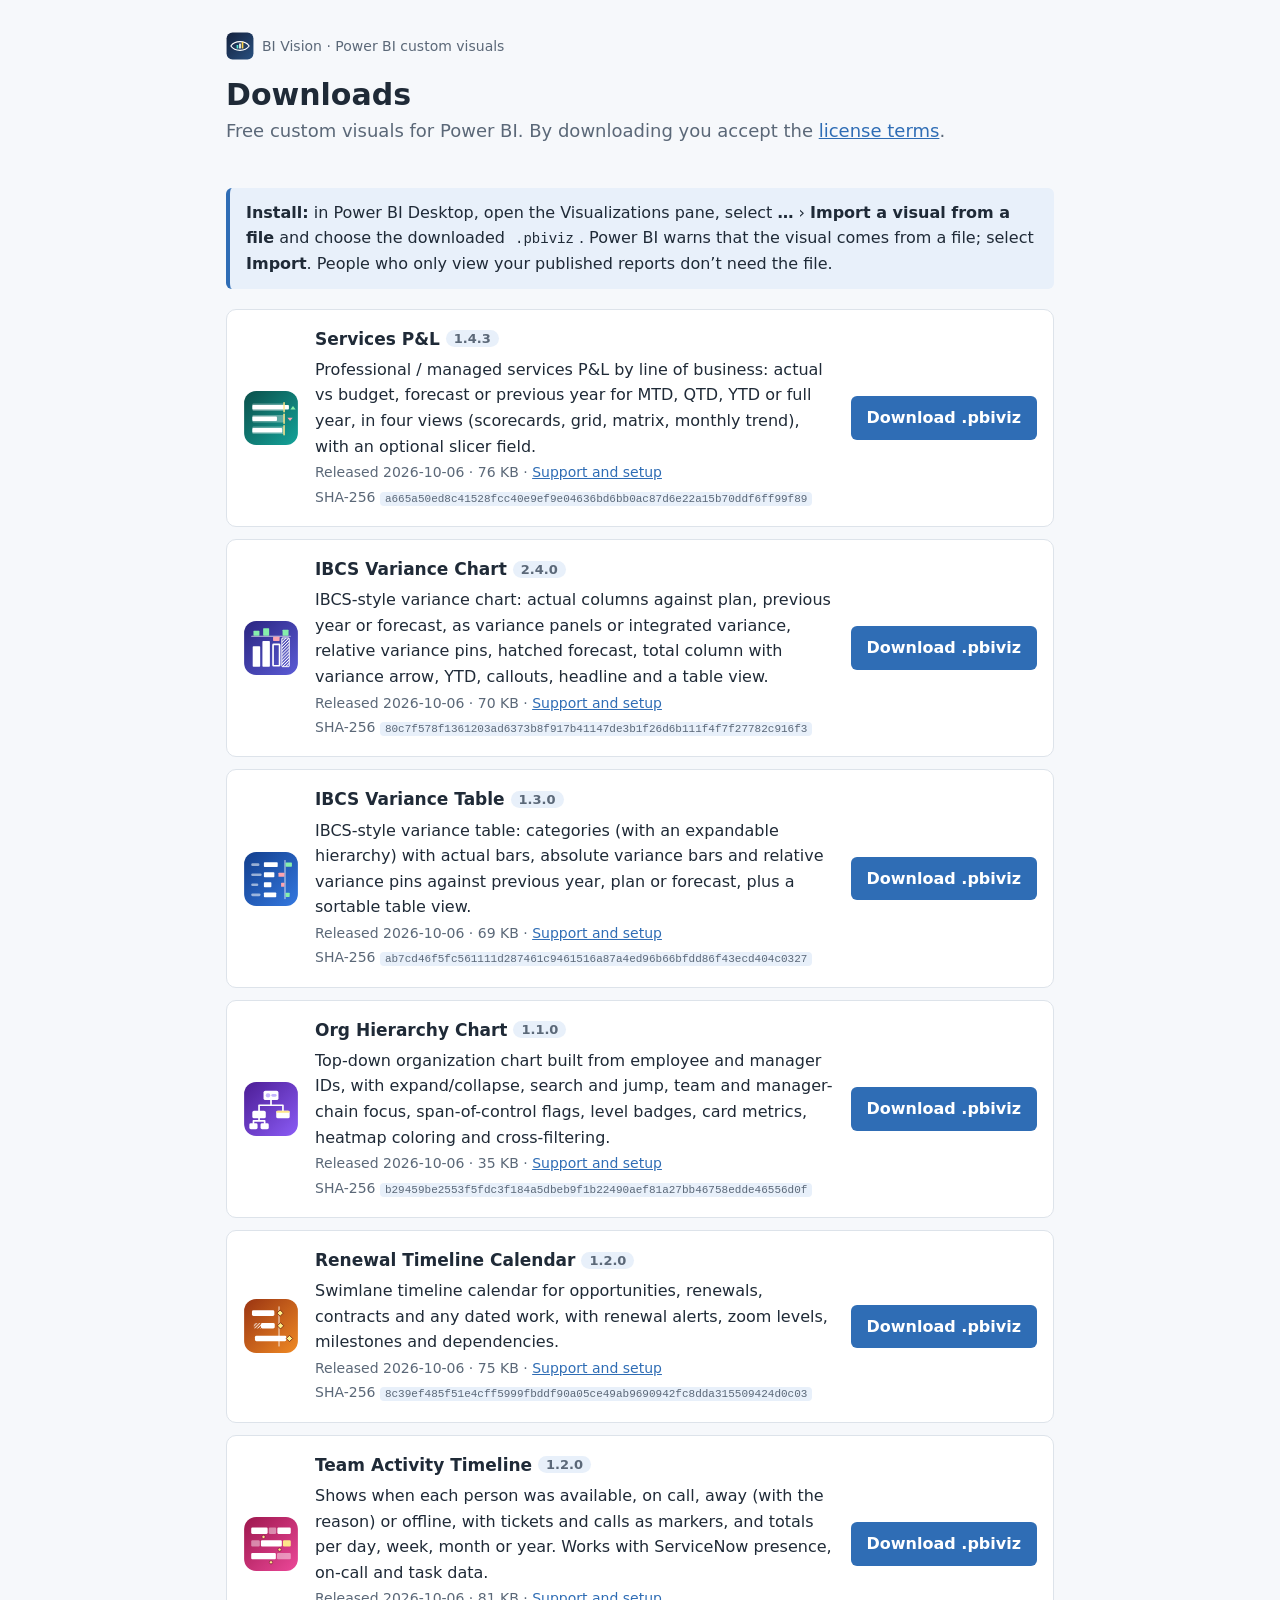
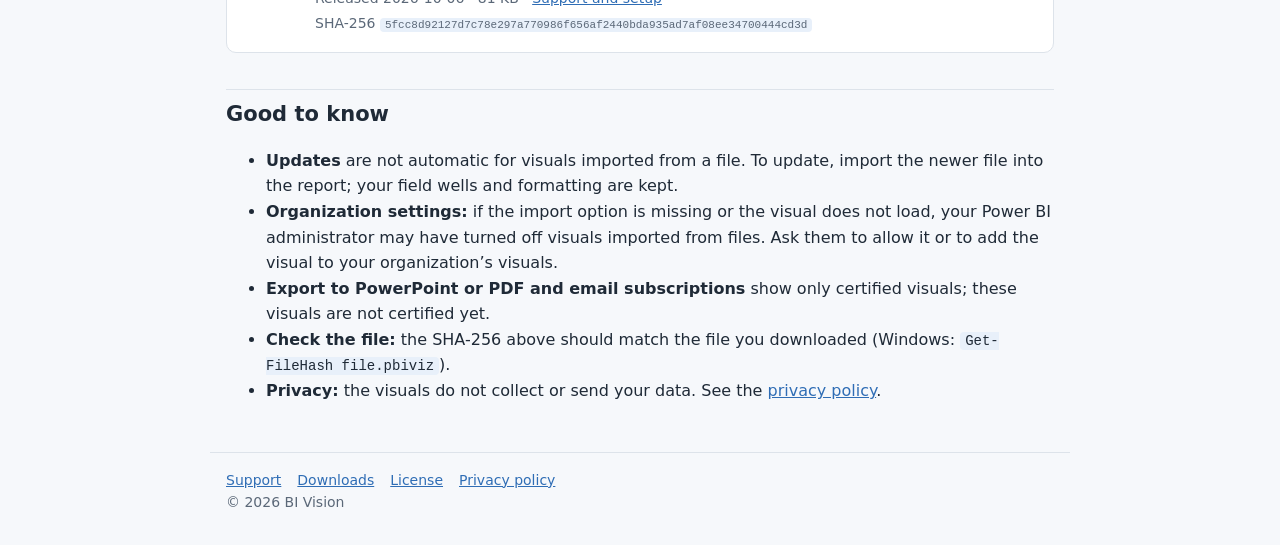
<file: downloads.html>
<!doctype html>
<html lang="en">
<head>
<meta charset="utf-8">
<meta name="viewport" content="width=device-width, initial-scale=1">
<title>Visual Downloads</title>
<meta name="description" content="Download BI Vision custom visuals for Power BI (.pbiviz files).">
<link rel="icon" type="image/png" href="img/favicon.png">
<link rel="stylesheet" href="style.css">
</head>
<body>
<header>
  <a class="brand" href="./"><img src="img/bi-vision.svg" alt="" width="28" height="28">BI Vision · Power BI custom visuals</a>
  <h1>Downloads</h1>
  <p class="lead">Free custom visuals for Power BI. By downloading you accept the <a href="license.html">license terms</a>.</p>
</header>
<main>
  <div class="callout"><strong>Install:</strong> in Power BI Desktop, open the Visualizations pane, select <strong>…</strong> › <strong>Import a visual from a file</strong> and choose the downloaded <code>.pbiviz</code>. Power BI warns that the visual comes from a file; select <strong>Import</strong>. People who only view your published reports don’t need the file.</div>

  <div class="dls">
    <div class="dl">
      <img src="img/services-pnl.svg" alt="" width="56" height="56">
      <div class="dl-body">
        <h3>Services P&amp;L <span class="ver">1.4.3</span></h3>
        <p>Professional / managed services P&amp;L by line of business: actual vs budget, forecast or previous year for MTD, QTD, YTD or full year, in four views (scorecards, grid, matrix, monthly trend), with an optional slicer field.</p>
        <p class="meta">Released 2026-10-06 · 76 KB · <a href="services-pnl/">Support and setup</a></p>
        <p class="meta hash">SHA-256 <code>a665a50ed8c41528fcc40e9ef9e04636bd6bb0ac87d6e22a15b70ddf6ff99f89</code></p>
      </div>
      <a class="btn" href="downloads/ServicesPnL.pbiviz" download>Download .pbiviz</a>
    </div>
    <div class="dl">
      <img src="img/ibcs-variance-chart.svg" alt="" width="56" height="56">
      <div class="dl-body">
        <h3>IBCS Variance Chart <span class="ver">2.4.0</span></h3>
        <p>IBCS-style variance chart: actual columns against plan, previous year or forecast, as variance panels or integrated variance, relative variance pins, hatched forecast, total column with variance arrow, YTD, callouts, headline and a table view.</p>
        <p class="meta">Released 2026-10-06 · 70 KB · <a href="ibcs-variance-chart/">Support and setup</a></p>
        <p class="meta hash">SHA-256 <code>80c7f578f1361203ad6373b8f917b41147de3b1f26d6b111f4f7f27782c916f3</code></p>
      </div>
      <a class="btn" href="downloads/IbcsVarianceChart.pbiviz" download>Download .pbiviz</a>
    </div>
    <div class="dl">
      <img src="img/ibcs-variance-table.svg" alt="" width="56" height="56">
      <div class="dl-body">
        <h3>IBCS Variance Table <span class="ver">1.3.0</span></h3>
        <p>IBCS-style variance table: categories (with an expandable hierarchy) with actual bars, absolute variance bars and relative variance pins against previous year, plan or forecast, plus a sortable table view.</p>
        <p class="meta">Released 2026-10-06 · 69 KB · <a href="ibcs-variance-table/">Support and setup</a></p>
        <p class="meta hash">SHA-256 <code>ab7cd46f5fc561111d287461c9461516a87a4ed96b66bfdd86f43ecd404c0327</code></p>
      </div>
      <a class="btn" href="downloads/IbcsVarianceTable.pbiviz" download>Download .pbiviz</a>
    </div>
    <div class="dl">
      <img src="img/org-hierarchy-chart.svg" alt="" width="56" height="56">
      <div class="dl-body">
        <h3>Org Hierarchy Chart <span class="ver">1.1.0</span></h3>
        <p>Top-down organization chart built from employee and manager IDs, with expand/collapse, search and jump, team and manager-chain focus, span-of-control flags, level badges, card metrics, heatmap coloring and cross-filtering.</p>
        <p class="meta">Released 2026-10-06 · 35 KB · <a href="org-hierarchy-chart/">Support and setup</a></p>
        <p class="meta hash">SHA-256 <code>b29459be2553f5fdc3f184a5dbeb9f1b22490aef81a27bb46758edde46556d0f</code></p>
      </div>
      <a class="btn" href="downloads/OrgHierarchyChart.pbiviz" download>Download .pbiviz</a>
    </div>
    <div class="dl">
      <img src="img/renewal-timeline-calendar.svg" alt="" width="56" height="56">
      <div class="dl-body">
        <h3>Renewal Timeline Calendar <span class="ver">1.2.0</span></h3>
        <p>Swimlane timeline calendar for opportunities, renewals, contracts and any dated work, with renewal alerts, zoom levels, milestones and dependencies.</p>
        <p class="meta">Released 2026-10-06 · 75 KB · <a href="renewal-timeline-calendar/">Support and setup</a></p>
        <p class="meta hash">SHA-256 <code>8c39ef485f51e4cff5999fbddf90a05ce49ab9690942fc8dda315509424d0c03</code></p>
      </div>
      <a class="btn" href="downloads/RenewalTimelineCalendar.pbiviz" download>Download .pbiviz</a>
    </div>
    <div class="dl">
      <img src="img/team-activity-timeline.svg" alt="" width="56" height="56">
      <div class="dl-body">
        <h3>Team Activity Timeline <span class="ver">1.2.0</span></h3>
        <p>Shows when each person was available, on call, away (with the reason) or offline, with tickets and calls as markers, and totals per day, week, month or year. Works with ServiceNow presence, on-call and task data.</p>
        <p class="meta">Released 2026-10-06 · 81 KB · <a href="team-activity-timeline/">Support and setup</a></p>
        <p class="meta hash">SHA-256 <code>5fcc8d92127d7c78e297a770986f656af2440bda935ad7af08ee34700444cd3d</code></p>
      </div>
      <a class="btn" href="downloads/TeamActivityTimeline.pbiviz" download>Download .pbiviz</a>
    </div>
  </div>

  <h2>Good to know</h2>
  <ul>
    <li><strong>Updates</strong> are not automatic for visuals imported from a file. To update, import the newer file into the report; your field wells and formatting are kept.</li>
    <li><strong>Organization settings:</strong> if the import option is missing or the visual does not load, your Power BI administrator may have turned off visuals imported from files. Ask them to allow it or to add the visual to your organization’s visuals.</li>
    <li><strong>Export to PowerPoint or PDF and email subscriptions</strong> show only certified visuals; these visuals are not certified yet.</li>
    <li><strong>Check the file:</strong> the SHA-256 above should match the file you downloaded (Windows: <code>Get-FileHash file.pbiviz</code>).</li>
    <li><strong>Privacy:</strong> the visuals do not collect or send your data. See the <a href="privacy.html">privacy policy</a>.</li>
  </ul>
</main>
<footer>
  <a href="./">Support</a><a href="downloads.html">Downloads</a><a href="license.html">License</a><a href="privacy.html">Privacy policy</a>
  <div>© 2026 BI Vision</div>
</footer>
</body>
</html>
</file>
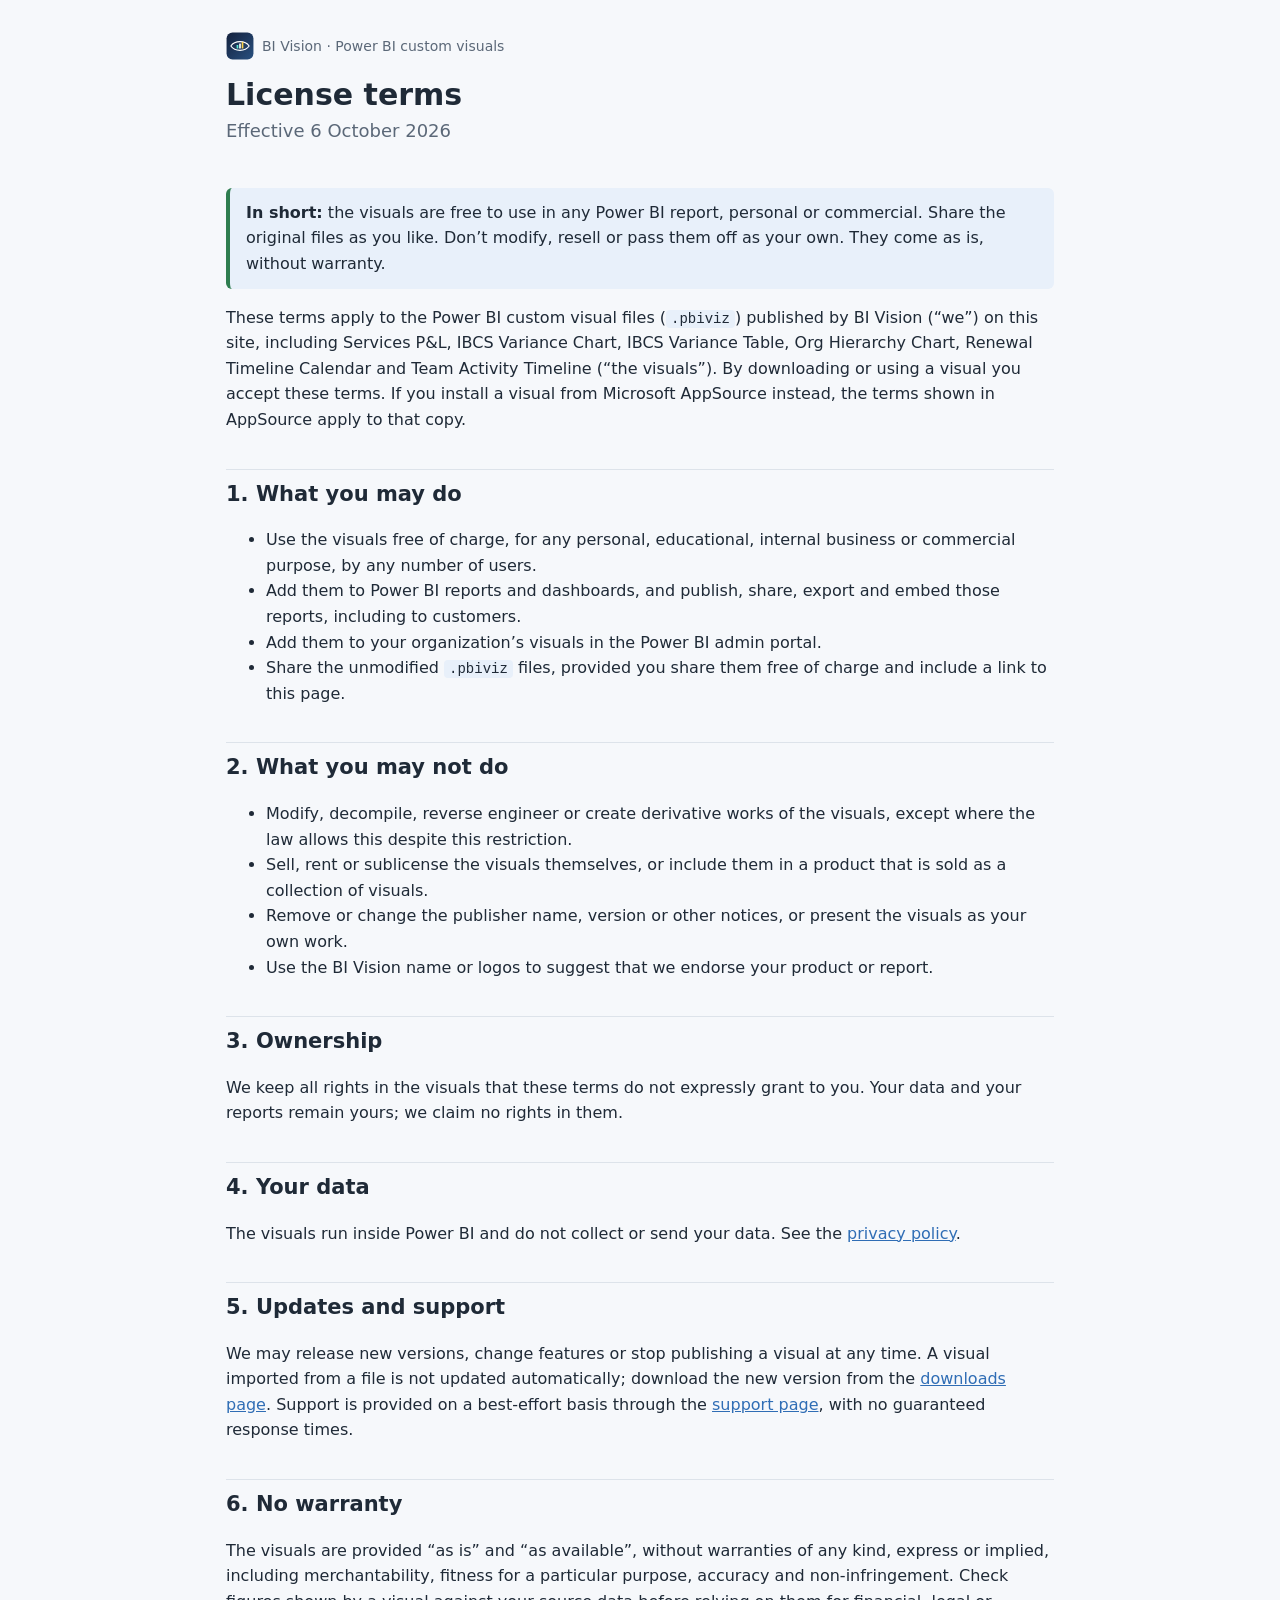
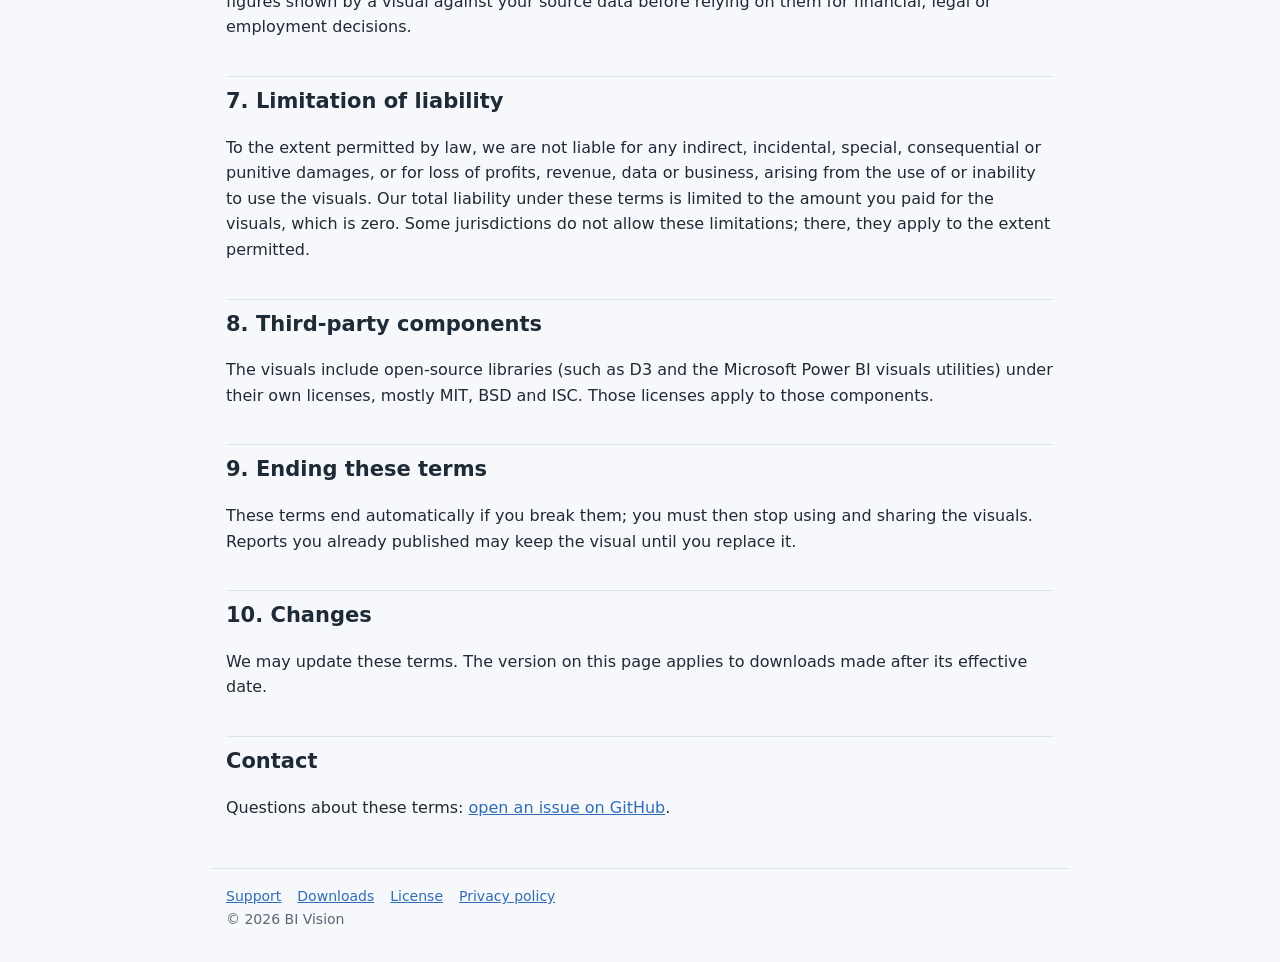
<file: license.html>
<!doctype html>
<html lang="en">
<head>
<meta charset="utf-8">
<meta name="viewport" content="width=device-width, initial-scale=1">
<title>License Terms</title>
<meta name="description" content="License terms for Power BI custom visuals by BI Vision: free to use in any Power BI report, provided as is.">
<link rel="icon" type="image/png" href="img/favicon.png">
<link rel="stylesheet" href="style.css">
</head>
<body>
<header>
  <a class="brand" href="./"><img src="img/bi-vision.svg" alt="" width="28" height="28">BI Vision · Power BI custom visuals</a>
  <h1>License terms</h1>
  <p class="lead">Effective 6 October 2026</p>
</header>
<main>
  <div class="callout good"><strong>In short:</strong> the visuals are free to use in any Power BI report, personal or commercial. Share the original files as you like. Don’t modify, resell or pass them off as your own. They come as is, without warranty.</div>

  <p>These terms apply to the Power BI custom visual files (<code>.pbiviz</code>) published by BI Vision (“we”) on this site, including Services P&amp;L, IBCS Variance Chart, IBCS Variance Table, Org Hierarchy Chart, Renewal Timeline Calendar and Team Activity Timeline (“the visuals”). By downloading or using a visual you accept these terms. If you install a visual from Microsoft AppSource instead, the terms shown in AppSource apply to that copy.</p>

  <h2>1. What you may do</h2>
  <ul>
    <li>Use the visuals free of charge, for any personal, educational, internal business or commercial purpose, by any number of users.</li>
    <li>Add them to Power BI reports and dashboards, and publish, share, export and embed those reports, including to customers.</li>
    <li>Add them to your organization’s visuals in the Power BI admin portal.</li>
    <li>Share the unmodified <code>.pbiviz</code> files, provided you share them free of charge and include a link to this page.</li>
  </ul>

  <h2>2. What you may not do</h2>
  <ul>
    <li>Modify, decompile, reverse engineer or create derivative works of the visuals, except where the law allows this despite this restriction.</li>
    <li>Sell, rent or sublicense the visuals themselves, or include them in a product that is sold as a collection of visuals.</li>
    <li>Remove or change the publisher name, version or other notices, or present the visuals as your own work.</li>
    <li>Use the BI Vision name or logos to suggest that we endorse your product or report.</li>
  </ul>

  <h2>3. Ownership</h2>
  <p>We keep all rights in the visuals that these terms do not expressly grant to you. Your data and your reports remain yours; we claim no rights in them.</p>

  <h2>4. Your data</h2>
  <p>The visuals run inside Power BI and do not collect or send your data. See the <a href="privacy.html">privacy policy</a>.</p>

  <h2>5. Updates and support</h2>
  <p>We may release new versions, change features or stop publishing a visual at any time. A visual imported from a file is not updated automatically; download the new version from the <a href="downloads.html">downloads page</a>. Support is provided on a best-effort basis through the <a href="./">support page</a>, with no guaranteed response times.</p>

  <h2>6. No warranty</h2>
  <p>The visuals are provided “as is” and “as available”, without warranties of any kind, express or implied, including merchantability, fitness for a particular purpose, accuracy and non-infringement. Check figures shown by a visual against your source data before relying on them for financial, legal or employment decisions.</p>

  <h2>7. Limitation of liability</h2>
  <p>To the extent permitted by law, we are not liable for any indirect, incidental, special, consequential or punitive damages, or for loss of profits, revenue, data or business, arising from the use of or inability to use the visuals. Our total liability under these terms is limited to the amount you paid for the visuals, which is zero. Some jurisdictions do not allow these limitations; there, they apply to the extent permitted.</p>

  <h2>8. Third-party components</h2>
  <p>The visuals include open-source libraries (such as D3 and the Microsoft Power BI visuals utilities) under their own licenses, mostly MIT, BSD and ISC. Those licenses apply to those components.</p>

  <h2>9. Ending these terms</h2>
  <p>These terms end automatically if you break them; you must then stop using and sharing the visuals. Reports you already published may keep the visual until you replace it.</p>

  <h2>10. Changes</h2>
  <p>We may update these terms. The version on this page applies to downloads made after its effective date.</p>

  <h2>Contact</h2>
  <p>Questions about these terms: <a href="https://github.com/kurminikhil3886-bit/powerbi-visuals-support/issues/new">open an issue on GitHub</a>.</p>
</main>
<footer>
  <a href="./">Support</a><a href="downloads.html">Downloads</a><a href="license.html">License</a><a href="privacy.html">Privacy policy</a>
  <div>© 2026 BI Vision</div>
</footer>
</body>
</html>
</file>
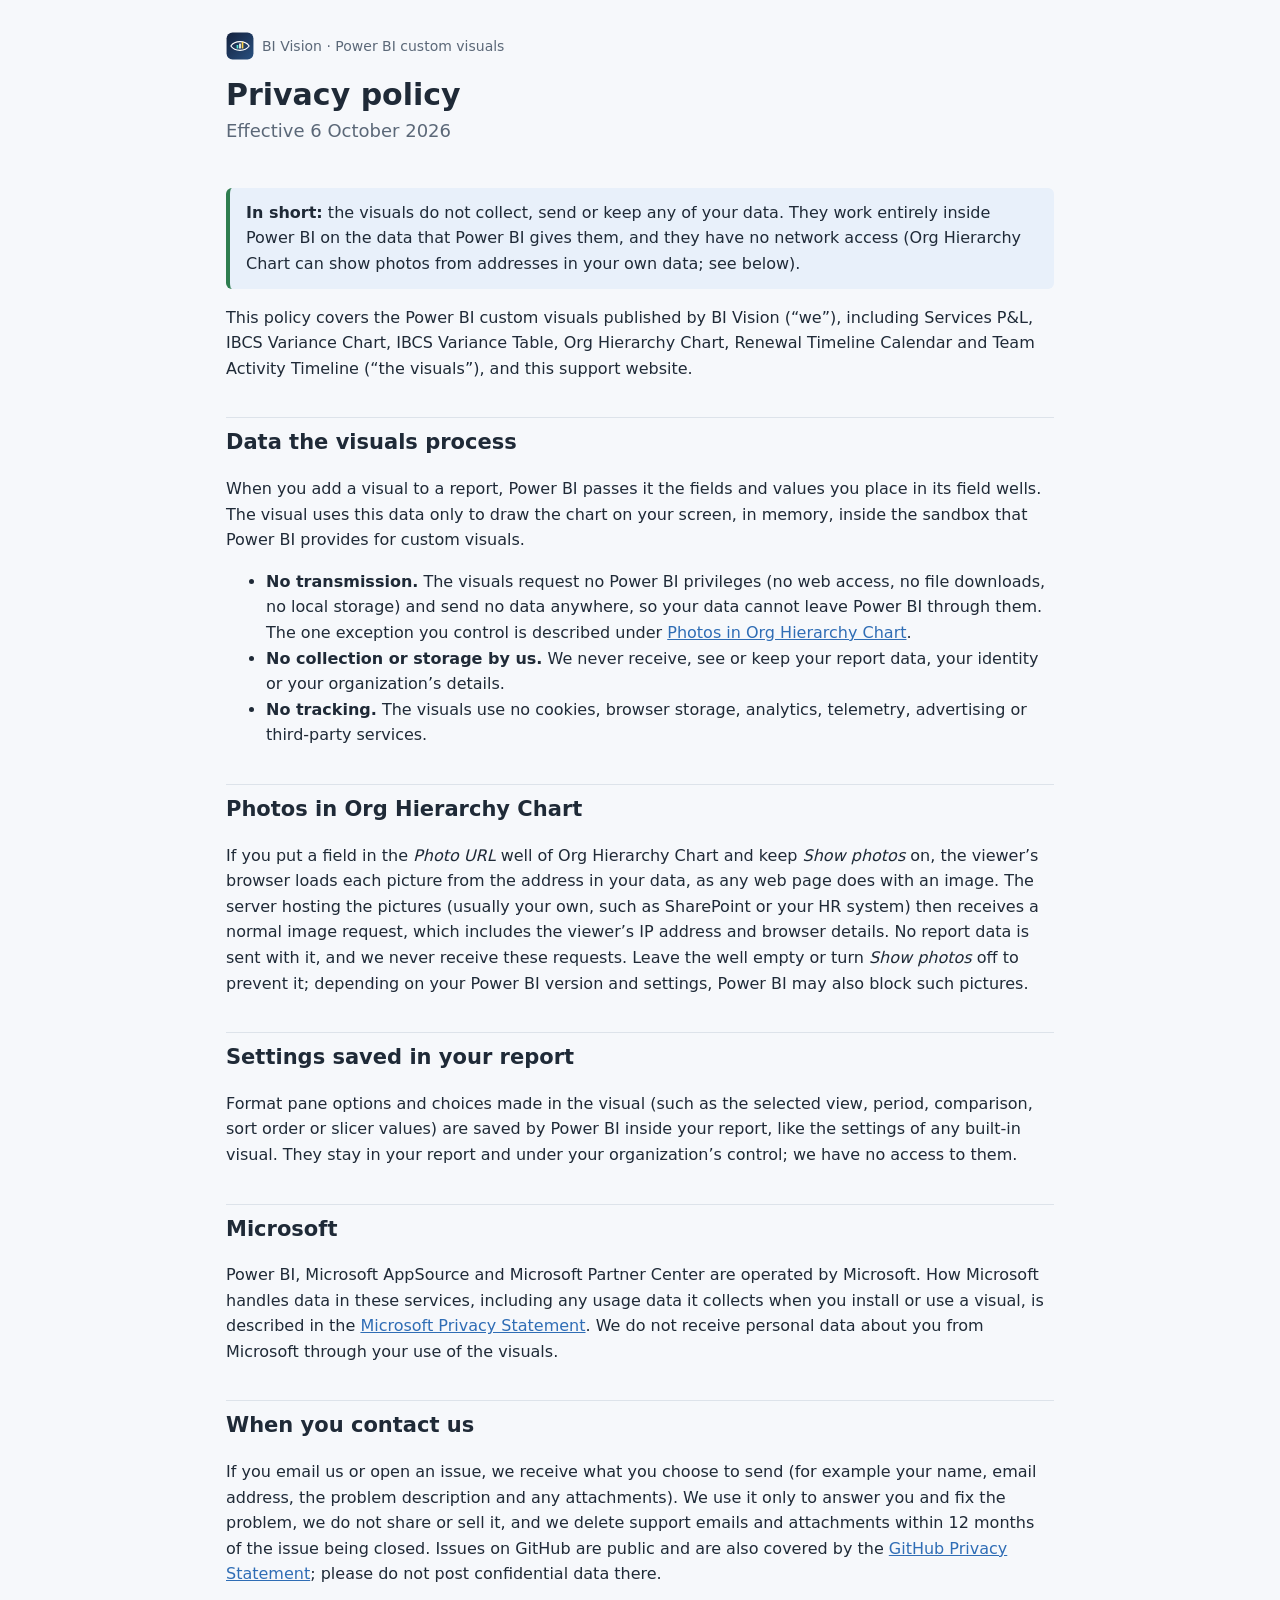
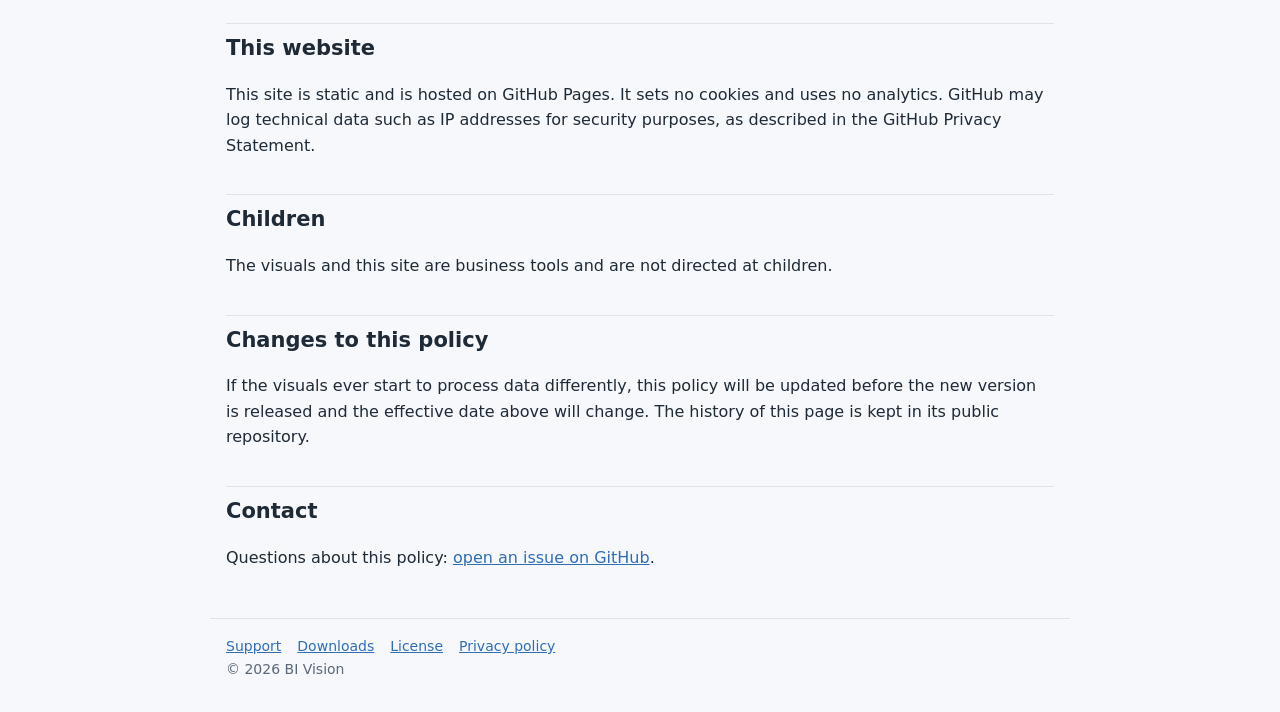
<file: privacy.html>
<!doctype html>
<html lang="en">
<head>
<meta charset="utf-8">
<meta name="viewport" content="width=device-width, initial-scale=1">
<title>Privacy Policy</title>
<meta name="description" content="Privacy policy for Power BI custom visuals by BI Vision: the visuals do not collect, transmit or store your data.">
<link rel="icon" type="image/png" href="img/favicon.png">
<link rel="stylesheet" href="style.css">
</head>
<body>
<header>
  <a class="brand" href="./"><img src="img/bi-vision.svg" alt="" width="28" height="28">BI Vision · Power BI custom visuals</a>
  <h1>Privacy policy</h1>
  <p class="lead">Effective 6 October 2026</p>
</header>
<main>
  <div class="callout good"><strong>In short:</strong> the visuals do not collect, send or keep any of your data. They work entirely inside Power BI on the data that Power BI gives them, and they have no network access (Org Hierarchy Chart can show photos from addresses in your own data; see below).</div>

  <p>This policy covers the Power BI custom visuals published by BI Vision (“we”), including Services P&amp;L, IBCS Variance Chart, IBCS Variance Table, Org Hierarchy Chart, Renewal Timeline Calendar and Team Activity Timeline (“the visuals”), and this support website.</p>

  <h2>Data the visuals process</h2>
  <p>When you add a visual to a report, Power BI passes it the fields and values you place in its field wells. The visual uses this data only to draw the chart on your screen, in memory, inside the sandbox that Power BI provides for custom visuals.</p>
  <ul>
    <li><strong>No transmission.</strong> The visuals request no Power BI privileges (no web access, no file downloads, no local storage) and send no data anywhere, so your data cannot leave Power BI through them. The one exception you control is described under <a href="#photos">Photos in Org Hierarchy Chart</a>.</li>
    <li><strong>No collection or storage by us.</strong> We never receive, see or keep your report data, your identity or your organization’s details.</li>
    <li><strong>No tracking.</strong> The visuals use no cookies, browser storage, analytics, telemetry, advertising or third-party services.</li>
  </ul>

  <h2 id="photos">Photos in Org Hierarchy Chart</h2>
  <p>If you put a field in the <em>Photo URL</em> well of Org Hierarchy Chart and keep <em>Show photos</em> on, the viewer’s browser loads each picture from the address in your data, as any web page does with an image. The server hosting the pictures (usually your own, such as SharePoint or your HR system) then receives a normal image request, which includes the viewer’s IP address and browser details. No report data is sent with it, and we never receive these requests. Leave the well empty or turn <em>Show photos</em> off to prevent it; depending on your Power BI version and settings, Power BI may also block such pictures.</p>

  <h2>Settings saved in your report</h2>
  <p>Format pane options and choices made in the visual (such as the selected view, period, comparison, sort order or slicer values) are saved by Power BI inside your report, like the settings of any built-in visual. They stay in your report and under your organization’s control; we have no access to them.</p>

  <h2>Microsoft</h2>
  <p>Power BI, Microsoft AppSource and Microsoft Partner Center are operated by Microsoft. How Microsoft handles data in these services, including any usage data it collects when you install or use a visual, is described in the <a href="https://privacy.microsoft.com/privacystatement">Microsoft Privacy Statement</a>. We do not receive personal data about you from Microsoft through your use of the visuals.</p>

  <h2>When you contact us</h2>
  <p>If you email us or open an issue, we receive what you choose to send (for example your name, email address, the problem description and any attachments). We use it only to answer you and fix the problem, we do not share or sell it, and we delete support emails and attachments within 12 months of the issue being closed. Issues on GitHub are public and are also covered by the <a href="https://docs.github.com/site-policy/privacy-policies/github-general-privacy-statement">GitHub Privacy Statement</a>; please do not post confidential data there.</p>

  <h2>This website</h2>
  <p>This site is static and is hosted on GitHub Pages. It sets no cookies and uses no analytics. GitHub may log technical data such as IP addresses for security purposes, as described in the GitHub Privacy Statement.</p>

  <h2>Children</h2>
  <p>The visuals and this site are business tools and are not directed at children.</p>

  <h2>Changes to this policy</h2>
  <p>If the visuals ever start to process data differently, this policy will be updated before the new version is released and the effective date above will change. The history of this page is kept in its public repository.</p>

  <h2>Contact</h2>
  <p>Questions about this policy: <a href="https://github.com/kurminikhil3886-bit/powerbi-visuals-support/issues/new">open an issue on GitHub</a>.</p>
</main>
<footer>
  <a href="./">Support</a><a href="downloads.html">Downloads</a><a href="license.html">License</a><a href="privacy.html">Privacy policy</a>
  <div>© 2026 BI Vision</div>
</footer>
</body>
</html>
</file>
<file: style.css>
:root {
  --bg: #f6f8fb;
  --surface: #ffffff;
  --text: #1f2a37;
  --muted: #5b6878;
  --line: #dde3ea;
  --accent: #2f6db5;
  --accent-soft: #e8f0fa;
  --good: #2e7d4f;
}
@media (prefers-color-scheme: dark) {
  :root:not([data-theme="light"]) {
    --bg: #12161c;
    --surface: #1a2028;
    --text: #e4e9ef;
    --muted: #9aa6b4;
    --line: #2c3540;
    --accent: #7fb0eb;
    --accent-soft: #1f2d3f;
    --good: #6cc391;
  }
}
* { box-sizing: border-box; }
body {
  margin: 0;
  background: var(--bg);
  color: var(--text);
  font: 16px/1.6 "Segoe UI", system-ui, -apple-system, sans-serif;
}
header, main, footer { max-width: 860px; margin: 0 auto; padding: 0 16px; }
header { padding-top: 32px; padding-bottom: 8px; }
header .brand { display: inline-flex; align-items: center; gap: 8px; font-size: 14px; color: var(--muted); text-decoration: none; }
.vis { display: inline-flex; align-items: center; gap: 10px; font-weight: 600; }
.vis img { flex: none; }
h1 { font-size: 30px; line-height: 1.25; margin: 8px 0 4px; }
h2 { font-size: 21px; margin: 36px 0 8px; padding-top: 8px; border-top: 1px solid var(--line); }
h3 { font-size: 17px; margin: 20px 0 4px; }
p.lead { color: var(--muted); font-size: 18px; margin-top: 0; }
a { color: var(--accent); }
code { font: 14px Consolas, "Cascadia Mono", monospace; background: var(--accent-soft); padding: 1px 5px; border-radius: 4px; }
.cards { display: grid; grid-template-columns: repeat(auto-fill, minmax(240px, 1fr)); gap: 12px; margin: 16px 0; }
.card { background: var(--surface); border: 1px solid var(--line); border-radius: 8px; padding: 14px 16px; }
.card h3 { margin-top: 0; }
.card p { margin: 4px 0 0; color: var(--muted); font-size: 15px; }
.callout { background: var(--accent-soft); border-left: 4px solid var(--accent); border-radius: 6px; padding: 12px 16px; margin: 16px 0; }
.callout.good { border-left-color: var(--good); }
table { width: 100%; border-collapse: collapse; margin: 12px 0; font-size: 15px; }
th, td { text-align: left; vertical-align: top; padding: 8px 10px; border-bottom: 1px solid var(--line); }
th { color: var(--muted); font-weight: 600; }
.table-wrap { overflow-x: auto; }
footer { margin-top: 48px; padding-top: 16px; padding-bottom: 32px; border-top: 1px solid var(--line); color: var(--muted); font-size: 14px; }
footer a { margin-right: 16px; }
.btn { display: inline-block; background: var(--accent); color: #fff; text-decoration: none; font-weight: 600; padding: 9px 16px; border-radius: 6px; white-space: nowrap; }
.btn:hover { filter: brightness(1.08); }
@media (prefers-color-scheme: dark) { :root:not([data-theme="light"]) .btn { color: #0d1520; } }
.dls { display: grid; gap: 12px; margin: 20px 0; }
.dl { display: flex; gap: 16px; align-items: center; background: var(--surface); border: 1px solid var(--line); border-radius: 10px; padding: 16px; }
.dl > img { flex: none; }
.dl-body { flex: 1; min-width: 0; }
.dl h3 { margin: 0 0 4px; }
.dl p { margin: 2px 0; }
.ver { font-size: 13px; font-weight: 600; color: var(--muted); background: var(--accent-soft); border-radius: 10px; padding: 1px 8px; vertical-align: middle; }
.meta { font-size: 14px; color: var(--muted); }
.hash code { font-size: 11px; word-break: break-all; }
@media (max-width: 640px) { .dl { flex-wrap: wrap; } .dl .btn { width: 100%; text-align: center; } }
</file>
